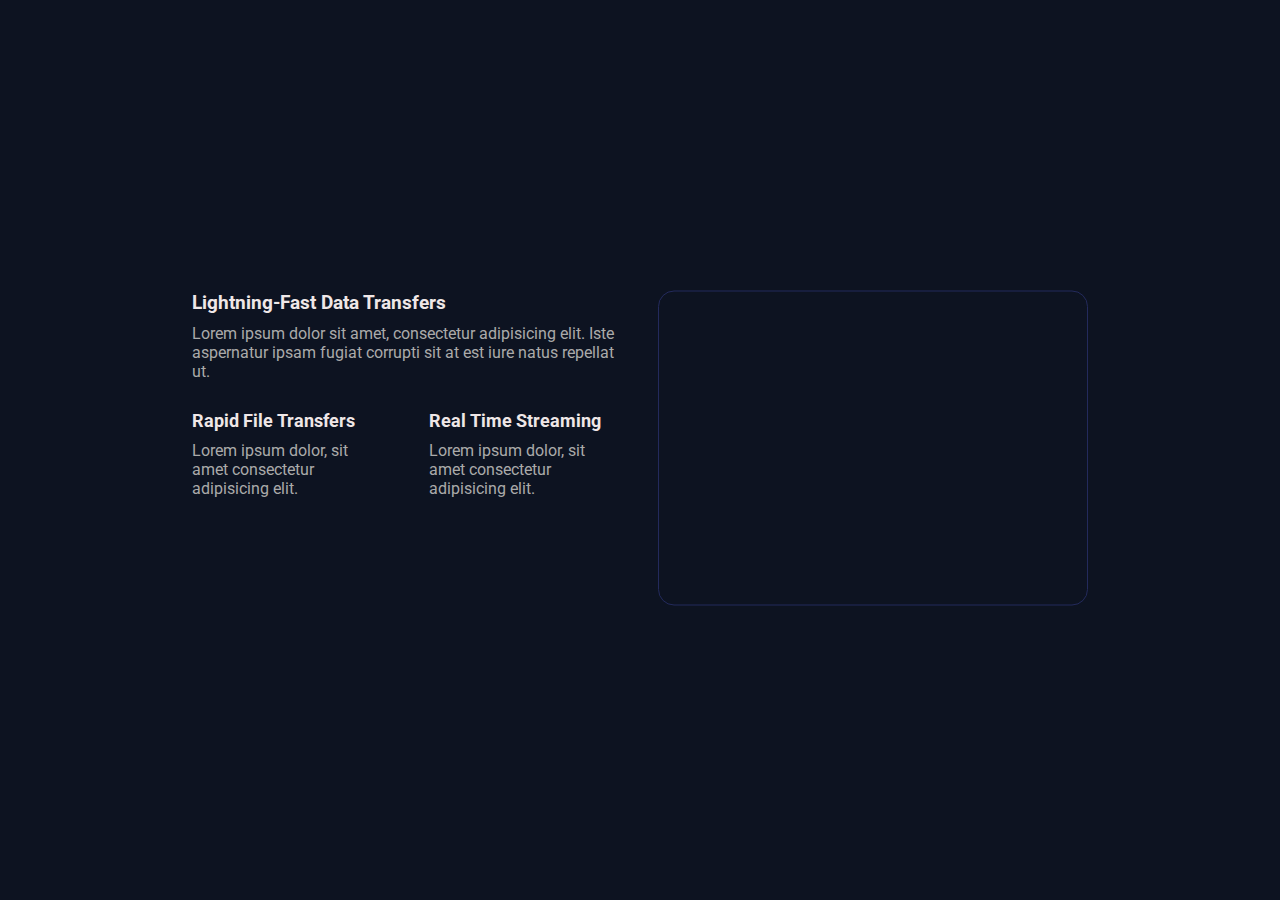
<file: ex.1/index.html>
<!DOCTYPE html>
<html lang="en">
<head>
    <meta charset="UTF-8">
    <meta name="viewport" content="width=device-width, initial-scale=1.0">
    <link rel="stylesheet" href="https://cdnjs.cloudflare.com/ajax/libs/font-awesome/6.6.0/css/all.min.css" integrity="sha512-Kc323vGBEqzTmouAECnVceyQqyqdsSiqLQISBL29aUW4U/M7pSPA/gEUZQqv1cwx4OnYxTxve5UMg5GT6L4JJg==" crossorigin="anonymous" referrerpolicy="no-referrer" />
    <link rel="stylesheet" href="style.css">
    <title>Document</title>
</head>
<body>
    <div class="main">
        <div class="content">
            <div class="left">
                <h4>Lightning-Fast Data Transfers</h4>
                <p>Lorem ipsum dolor sit amet, consectetur adipisicing elit. Iste aspernatur ipsam fugiat corrupti sit at est iure natus repellat ut.</p>
                <div class="inner-content">
                    <div class="right">
                        <i class="fa-regular fa-copy"></i>
                        <h5>Rapid File Transfers</h5>
                        <p>Lorem ipsum dolor, sit amet consectetur adipisicing elit.</p>
                    </div>
                    <div class="left">
                        <i class="fa-regular fa-clock"></i>
                        <h5>Real Time Streaming</h5>
                        <p>Lorem ipsum dolor, sit amet consectetur adipisicing elit.</p>
                    </div>
                </div>
            </div>
            <div class="right">
                <iframe width="560" height="315" src="https://www.youtube.com/embed/uWQ_8CtvzoY?si=3WCdAp92hSelvoX3" title="YouTube video player" frameborder="0" allow="accelerometer; autoplay; clipboard-write; encrypted-media; gyroscope; picture-in-picture; web-share" referrerpolicy="strict-origin-when-cross-origin" allowfullscreen></iframe>
            </div>

        </div>

    </div>
</body>
</html>
</file>
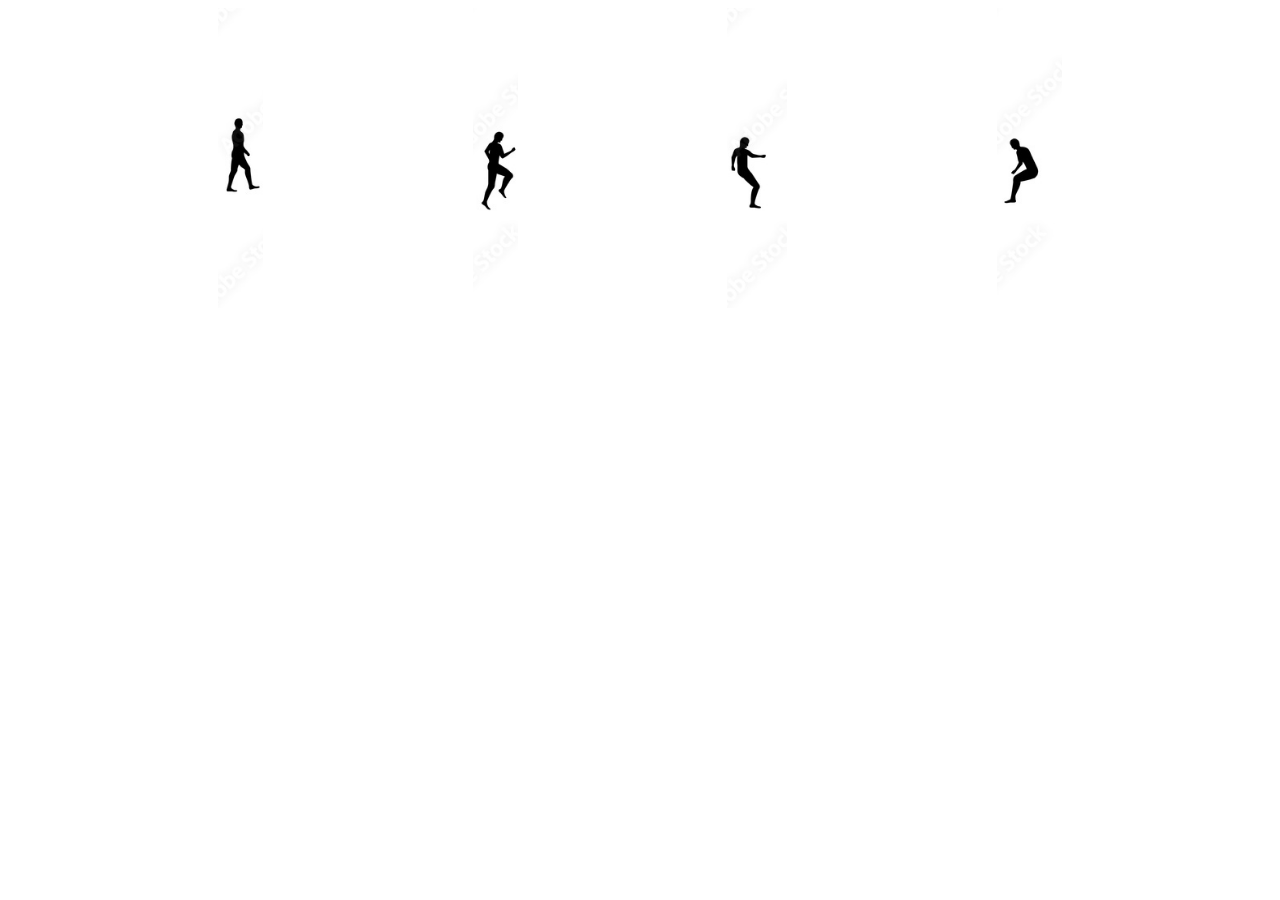
<file: ex.10/index.html>
<!DOCTYPE html>
<html lang="en">
<head>
    <meta charset="UTF-8">
    <meta name="viewport" content="width=device-width, initial-scale=1.0">
    <link rel="stylesheet" href="style.css">
    <title>Document</title>
</head>
<body>
    <div class="content">
        <div class="card">
        </div>
        <div class="card">
        </div>
        <div class="card">
        </div>
        <div class="card">
        </div>

    </div>
</body>
</html>
</file>
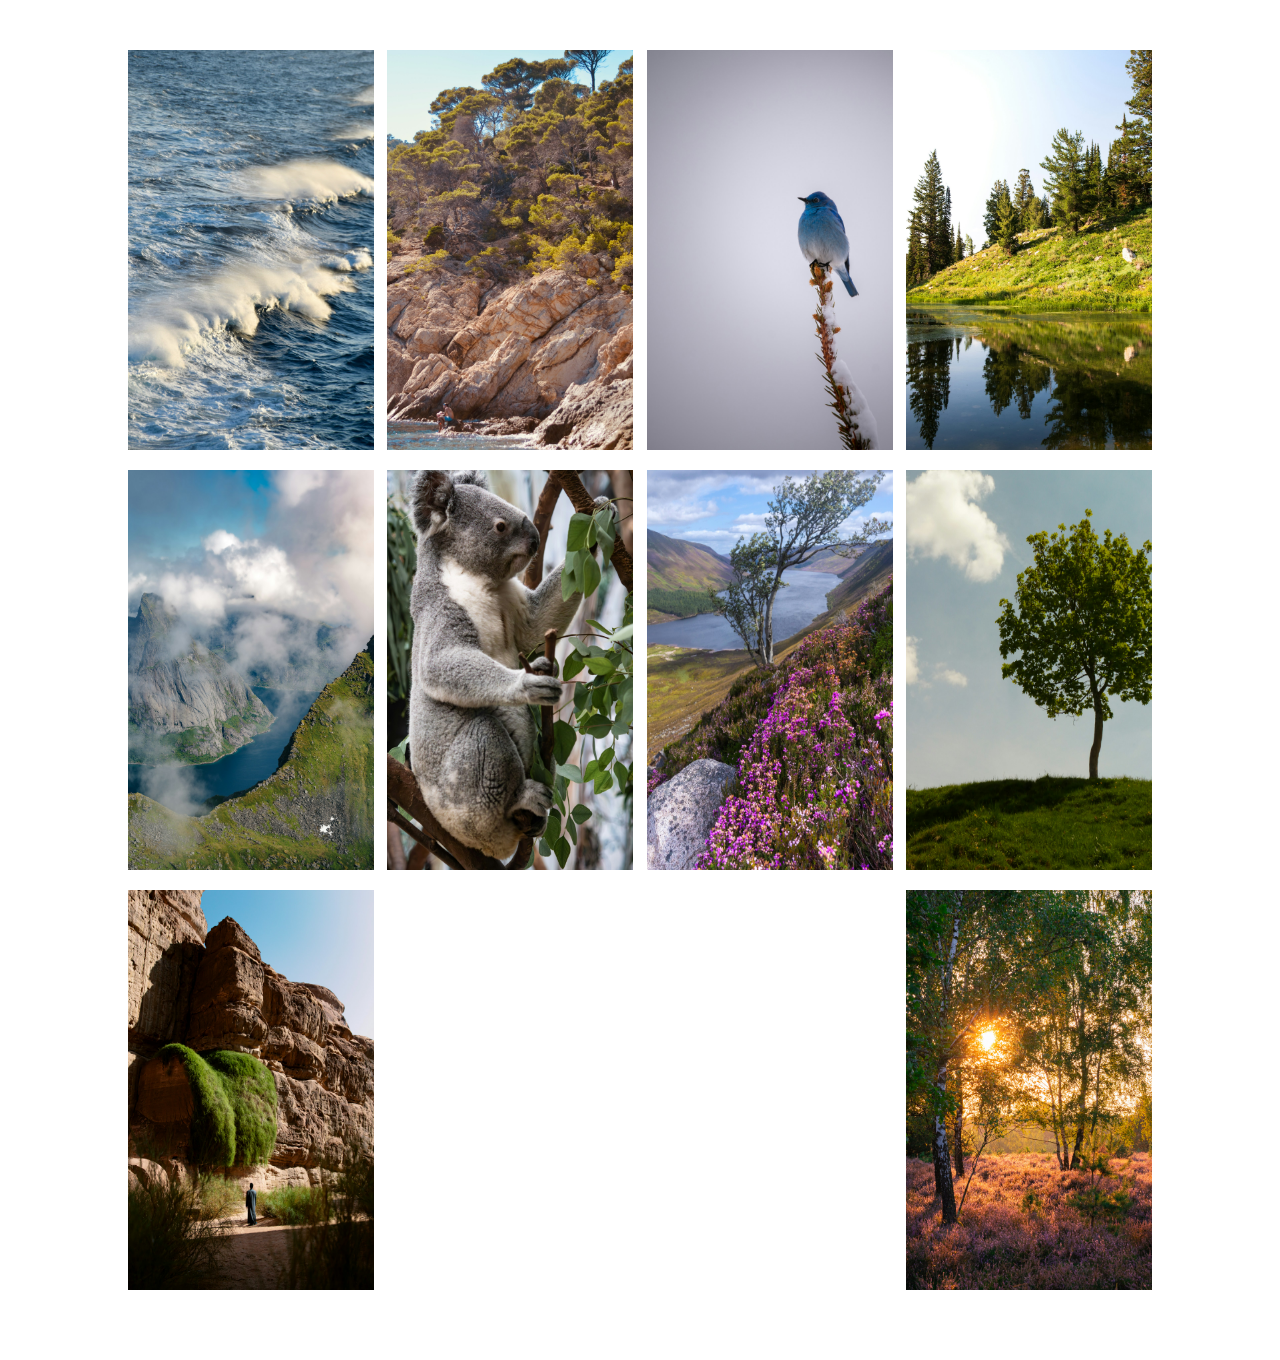
<file: ex.4/index.html>
<!DOCTYPE html>
<html lang="en">
<head>
    <meta charset="UTF-8">
    <meta name="viewport" content="width=device-width, initial-scale=1.0">
    <link rel="stylesheet" href="style.css">
    <title>Document</title>
</head>
<body>
    <section>
        <div class="container">
            <figure>
                <img src="./images/arno-senoner-MycGL11vASw-unsplash.jpg" alt="">
                <figcaption>
                    <div class="content">
                        <div class="head">
                            <small>7 DAY TRIP</small>
                            <h2>Grand Canyon,<br>United States</h2>
                            <p>Lorem ipsum dolor sit amet consectetur adipisicing elit. Porro, sunt!</p>
                        </div>
                        <div class="foot">
                            <div class="left">
                                <h4>FROM</h4>
                                <span>$1,200</span>
                            </div>
                            <div class="right">
                                <svg fill="#fff" height="20px" width="20px" version="1.1" id="Layer_1" xmlns="http://www.w3.org/2000/svg" xmlns:xlink="http://www.w3.org/1999/xlink" viewBox="0 0 330.00 330.00" xml:space="preserve" stroke="#fff"><g id="SVGRepo_bgCarrier" stroke-width="0"></g><g id="SVGRepo_tracerCarrier" stroke-linecap="round" stroke-linejoin="round"></g><g id="SVGRepo_iconCarrier"> <path id="XMLID_27_" d="M15,180h263.787l-49.394,49.394c-5.858,5.857-5.858,15.355,0,21.213C232.322,253.535,236.161,255,240,255 s7.678-1.465,10.606-4.394l75-75c5.858-5.857,5.858-15.355,0-21.213l-75-75c-5.857-5.857-15.355-5.857-21.213,0 c-5.858,5.857-5.858,15.355,0,21.213L278.787,150H15c-8.284,0-15,6.716-15,15S6.716,180,15,180z"></path> </g></svg>
                            </div>
                        </div>
                    </div>
                </figcaption>
            </figure>
            <figure>
                <img src="./images/caroline-hernandez-gMJVAp3q8EE-unsplash.jpg" alt="">
                <figcaption>
                    <div class="content">
                        <div class="head">
                            <small>7 DAY TRIP</small>
                            <h2>Grand Canyon,<br>United States</h2>
                            <p>Lorem ipsum dolor sit amet consectetur adipisicing elit. Porro, sunt!</p>
                        </div>
                        <div class="foot">
                            <div class="left">
                                <h4>FROM</h4>
                                <span>$1,200</span>
                            </div>
                            <div class="right">
                                <svg fill="#fff" height="20px" width="20px" version="1.1" id="Layer_1" xmlns="http://www.w3.org/2000/svg" xmlns:xlink="http://www.w3.org/1999/xlink" viewBox="0 0 330.00 330.00" xml:space="preserve" stroke="#fff"><g id="SVGRepo_bgCarrier" stroke-width="0"></g><g id="SVGRepo_tracerCarrier" stroke-linecap="round" stroke-linejoin="round"></g><g id="SVGRepo_iconCarrier"> <path id="XMLID_27_" d="M15,180h263.787l-49.394,49.394c-5.858,5.857-5.858,15.355,0,21.213C232.322,253.535,236.161,255,240,255 s7.678-1.465,10.606-4.394l75-75c5.858-5.857,5.858-15.355,0-21.213l-75-75c-5.857-5.857-15.355-5.857-21.213,0 c-5.858,5.857-5.858,15.355,0,21.213L278.787,150H15c-8.284,0-15,6.716-15,15S6.716,180,15,180z"></path> </g></svg>
                            </div>
                        </div>
                    </div>
                </figcaption>
            </figure>
            <figure>
                <img src="./images/clayton-chase-nwPxPBWY5JI-unsplash.jpg" alt="">
                <figcaption>
                    <div class="content">
                        <div class="head">
                            <small>7 DAY TRIP</small>
                            <h2>Grand Canyon,<br>United States</h2>
                            <p>Lorem ipsum dolor sit amet consectetur adipisicing elit. Porro, sunt!</p>
                        </div>
                        <div class="foot">
                            <div class="left">
                                <h4>FROM</h4>
                                <span>$1,200</span>
                            </div>
                            <div class="right">
                                <svg fill="#fff" height="20px" width="20px" version="1.1" id="Layer_1" xmlns="http://www.w3.org/2000/svg" xmlns:xlink="http://www.w3.org/1999/xlink" viewBox="0 0 330.00 330.00" xml:space="preserve" stroke="#fff"><g id="SVGRepo_bgCarrier" stroke-width="0"></g><g id="SVGRepo_tracerCarrier" stroke-linecap="round" stroke-linejoin="round"></g><g id="SVGRepo_iconCarrier"> <path id="XMLID_27_" d="M15,180h263.787l-49.394,49.394c-5.858,5.857-5.858,15.355,0,21.213C232.322,253.535,236.161,255,240,255 s7.678-1.465,10.606-4.394l75-75c5.858-5.857,5.858-15.355,0-21.213l-75-75c-5.857-5.857-15.355-5.857-21.213,0 c-5.858,5.857-5.858,15.355,0,21.213L278.787,150H15c-8.284,0-15,6.716-15,15S6.716,180,15,180z"></path> </g></svg>
                            </div>
                        </div>
                    </div>
                </figcaption>
            </figure>
            <figure>
                <img src="./images/clayton-chase-tgXUjLwa-WM-unsplash.jpg" alt="">
                <figcaption>
                    <div class="content">
                        <div class="head">
                            <small>7 DAY TRIP</small>
                            <h2>Grand Canyon,<br>United States</h2>
                            <p>Lorem ipsum dolor sit amet consectetur adipisicing elit. Porro, sunt!</p>
                        </div>
                        <div class="foot">
                            <div class="left">
                                <h4>FROM</h4>
                                <span>$1,200</span>
                            </div>
                            <div class="right">
                                <svg fill="#fff" height="20px" width="20px" version="1.1" id="Layer_1" xmlns="http://www.w3.org/2000/svg" xmlns:xlink="http://www.w3.org/1999/xlink" viewBox="0 0 330.00 330.00" xml:space="preserve" stroke="#fff"><g id="SVGRepo_bgCarrier" stroke-width="0"></g><g id="SVGRepo_tracerCarrier" stroke-linecap="round" stroke-linejoin="round"></g><g id="SVGRepo_iconCarrier"> <path id="XMLID_27_" d="M15,180h263.787l-49.394,49.394c-5.858,5.857-5.858,15.355,0,21.213C232.322,253.535,236.161,255,240,255 s7.678-1.465,10.606-4.394l75-75c5.858-5.857,5.858-15.355,0-21.213l-75-75c-5.857-5.857-15.355-5.857-21.213,0 c-5.858,5.857-5.858,15.355,0,21.213L278.787,150H15c-8.284,0-15,6.716-15,15S6.716,180,15,180z"></path> </g></svg>
                            </div>
                        </div>
                    </div>
                </figcaption>
            </figure>
            <figure>
                <img src="./images/daniel-sessler-1w-UaruSv9w-unsplash.jpg" alt="">
                <figcaption>
                    <div class="content">
                        <div class="head">
                            <small>7 DAY TRIP</small>
                            <h2>Grand Canyon,<br>United States</h2>
                            <p>Lorem ipsum dolor sit amet consectetur adipisicing elit. Porro, sunt!</p>
                        </div>
                        <div class="foot">
                            <div class="left">
                                <h4>FROM</h4>
                                <span>$1,200</span>
                            </div>
                            <div class="right">
                                <svg fill="#fff" height="20px" width="20px" version="1.1" id="Layer_1" xmlns="http://www.w3.org/2000/svg" xmlns:xlink="http://www.w3.org/1999/xlink" viewBox="0 0 330.00 330.00" xml:space="preserve" stroke="#fff"><g id="SVGRepo_bgCarrier" stroke-width="0"></g><g id="SVGRepo_tracerCarrier" stroke-linecap="round" stroke-linejoin="round"></g><g id="SVGRepo_iconCarrier"> <path id="XMLID_27_" d="M15,180h263.787l-49.394,49.394c-5.858,5.857-5.858,15.355,0,21.213C232.322,253.535,236.161,255,240,255 s7.678-1.465,10.606-4.394l75-75c5.858-5.857,5.858-15.355,0-21.213l-75-75c-5.857-5.857-15.355-5.857-21.213,0 c-5.858,5.857-5.858,15.355,0,21.213L278.787,150H15c-8.284,0-15,6.716-15,15S6.716,180,15,180z"></path> </g></svg>
                            </div>
                        </div>
                    </div>
                </figcaption>
            </figure>
            <figure>
                <img src="./images/kenny-van-roosbroek-vTg8zvppJsc-unsplash.jpg" alt="">
                <figcaption>
                    <div class="content">
                        <div class="head">
                            <small>7 DAY TRIP</small>
                            <h2>Grand Canyon,<br>United States</h2>
                            <p>Lorem ipsum dolor sit amet consectetur adipisicing elit. Porro, sunt!</p>
                        </div>
                        <div class="foot">
                            <div class="left">
                                <h4>FROM</h4>
                                <span>$1,200</span>
                            </div>
                            <div class="right">
                                <svg fill="#fff" height="20px" width="20px" version="1.1" id="Layer_1" xmlns="http://www.w3.org/2000/svg" xmlns:xlink="http://www.w3.org/1999/xlink" viewBox="0 0 330.00 330.00" xml:space="preserve" stroke="#fff"><g id="SVGRepo_bgCarrier" stroke-width="0"></g><g id="SVGRepo_tracerCarrier" stroke-linecap="round" stroke-linejoin="round"></g><g id="SVGRepo_iconCarrier"> <path id="XMLID_27_" d="M15,180h263.787l-49.394,49.394c-5.858,5.857-5.858,15.355,0,21.213C232.322,253.535,236.161,255,240,255 s7.678-1.465,10.606-4.394l75-75c5.858-5.857,5.858-15.355,0-21.213l-75-75c-5.857-5.857-15.355-5.857-21.213,0 c-5.858,5.857-5.858,15.355,0,21.213L278.787,150H15c-8.284,0-15,6.716-15,15S6.716,180,15,180z"></path> </g></svg>
                            </div>
                        </div>
                    </div>
                </figcaption>
            </figure>
            <figure>
                <img src="./images/martin-bennie-C8BA5w2vNcQ-unsplash.jpg" alt="">
                <figcaption>
                    <div class="content">
                        <div class="head">
                            <small>7 DAY TRIP</small>
                            <h2>Grand Canyon,<br>United States</h2>
                            <p>Lorem ipsum dolor sit amet consectetur adipisicing elit. Porro, sunt!</p>
                        </div>
                        <div class="foot">
                            <div class="left">
                                <h4>FROM</h4>
                                <span>$1,200</span>
                            </div>
                            <div class="right">
                                <svg fill="#fff" height="20px" width="20px" version="1.1" id="Layer_1" xmlns="http://www.w3.org/2000/svg" xmlns:xlink="http://www.w3.org/1999/xlink" viewBox="0 0 330.00 330.00" xml:space="preserve" stroke="#fff"><g id="SVGRepo_bgCarrier" stroke-width="0"></g><g id="SVGRepo_tracerCarrier" stroke-linecap="round" stroke-linejoin="round"></g><g id="SVGRepo_iconCarrier"> <path id="XMLID_27_" d="M15,180h263.787l-49.394,49.394c-5.858,5.857-5.858,15.355,0,21.213C232.322,253.535,236.161,255,240,255 s7.678-1.465,10.606-4.394l75-75c5.858-5.857,5.858-15.355,0-21.213l-75-75c-5.857-5.857-15.355-5.857-21.213,0 c-5.858,5.857-5.858,15.355,0,21.213L278.787,150H15c-8.284,0-15,6.716-15,15S6.716,180,15,180z"></path> </g></svg>
                            </div>
                        </div>
                    </div>
                </figcaption>
            </figure>
            <figure>
                <img src="./images/nadine-eggenberger-a37Utnfpwq0-unsplash.jpg" alt="">
                <figcaption>
                    <div class="content">
                        <div class="head">
                            <small>7 DAY TRIP</small>
                            <h2>Grand Canyon,<br>United States</h2>
                            <p>Lorem ipsum dolor sit amet consectetur adipisicing elit. Porro, sunt!</p>
                        </div>
                        <div class="foot">
                            <div class="left">
                                <h4>FROM</h4>
                                <span>$1,200</span>
                            </div>
                            <div class="right">
                                <svg fill="#fff" height="20px" width="20px" version="1.1" id="Layer_1" xmlns="http://www.w3.org/2000/svg" xmlns:xlink="http://www.w3.org/1999/xlink" viewBox="0 0 330.00 330.00" xml:space="preserve" stroke="#fff"><g id="SVGRepo_bgCarrier" stroke-width="0"></g><g id="SVGRepo_tracerCarrier" stroke-linecap="round" stroke-linejoin="round"></g><g id="SVGRepo_iconCarrier"> <path id="XMLID_27_" d="M15,180h263.787l-49.394,49.394c-5.858,5.857-5.858,15.355,0,21.213C232.322,253.535,236.161,255,240,255 s7.678-1.465,10.606-4.394l75-75c5.858-5.857,5.858-15.355,0-21.213l-75-75c-5.857-5.857-15.355-5.857-21.213,0 c-5.858,5.857-5.858,15.355,0,21.213L278.787,150H15c-8.284,0-15,6.716-15,15S6.716,180,15,180z"></path> </g></svg>
                            </div>
                        </div>
                    </div>
                </figcaption>
            </figure>
            <figure>
                <img src="./images/neom-I7NOiVT6jq0-unsplash.jpg" alt="">
                <figcaption>                    
                    <div class="content">
                        <div class="head">
                            <small>7 DAY TRIP</small>
                            <h2>Grand Canyon,<br>United States</h2>
                            <p>Lorem ipsum dolor sit amet consectetur adipisicing elit. Porro, sunt!</p>
                        </div>
                        <div class="foot">
                            <div class="left">
                                <h4>FROM</h4>
                                <span>$1,200</span>
                            </div>
                            <div class="right">
                                <svg fill="#fff" height="20px" width="20px" version="1.1" id="Layer_1" xmlns="http://www.w3.org/2000/svg" xmlns:xlink="http://www.w3.org/1999/xlink" viewBox="0 0 330.00 330.00" xml:space="preserve" stroke="#fff"><g id="SVGRepo_bgCarrier" stroke-width="0"></g><g id="SVGRepo_tracerCarrier" stroke-linecap="round" stroke-linejoin="round"></g><g id="SVGRepo_iconCarrier"> <path id="XMLID_27_" d="M15,180h263.787l-49.394,49.394c-5.858,5.857-5.858,15.355,0,21.213C232.322,253.535,236.161,255,240,255 s7.678-1.465,10.606-4.394l75-75c5.858-5.857,5.858-15.355,0-21.213l-75-75c-5.857-5.857-15.355-5.857-21.213,0 c-5.858,5.857-5.858,15.355,0,21.213L278.787,150H15c-8.284,0-15,6.716-15,15S6.716,180,15,180z"></path> </g></svg>
                            </div>
                        </div>
                </div>
                </figcaption>
            </figure>
            <figure>
                <img src="./images/philipp-deus-aMmL7_Wwp88-unsplash.jpg" alt="">
                <figcaption>
                    <div class="content">
                        <div class="head">
                            <small>7 DAY TRIP</small>
                            <h2>Grand Canyon,<br>United States</h2>
                            <p>Lorem ipsum dolor sit amet consectetur adipisicing elit. Porro, sunt!</p>
                        </div>
                        <div class="foot">
                            <div class="left">
                                <h4>FROM</h4>
                                <span>$1,200</span>
                            </div>
                            <div class="right">
                                <svg fill="#fff" height="20px" width="20px" version="1.1" id="Layer_1" xmlns="http://www.w3.org/2000/svg" xmlns:xlink="http://www.w3.org/1999/xlink" viewBox="0 0 330.00 330.00" xml:space="preserve" stroke="#fff"><g id="SVGRepo_bgCarrier" stroke-width="0"></g><g id="SVGRepo_tracerCarrier" stroke-linecap="round" stroke-linejoin="round"></g><g id="SVGRepo_iconCarrier"> <path id="XMLID_27_" d="M15,180h263.787l-49.394,49.394c-5.858,5.857-5.858,15.355,0,21.213C232.322,253.535,236.161,255,240,255 s7.678-1.465,10.606-4.394l75-75c5.858-5.857,5.858-15.355,0-21.213l-75-75c-5.857-5.857-15.355-5.857-21.213,0 c-5.858,5.857-5.858,15.355,0,21.213L278.787,150H15c-8.284,0-15,6.716-15,15S6.716,180,15,180z"></path> </g></svg>
                            </div>
                        </div>
                    </div>
                </figcaption>
            </figure>
        </div>
    </section>
</body>
</html>
</file>
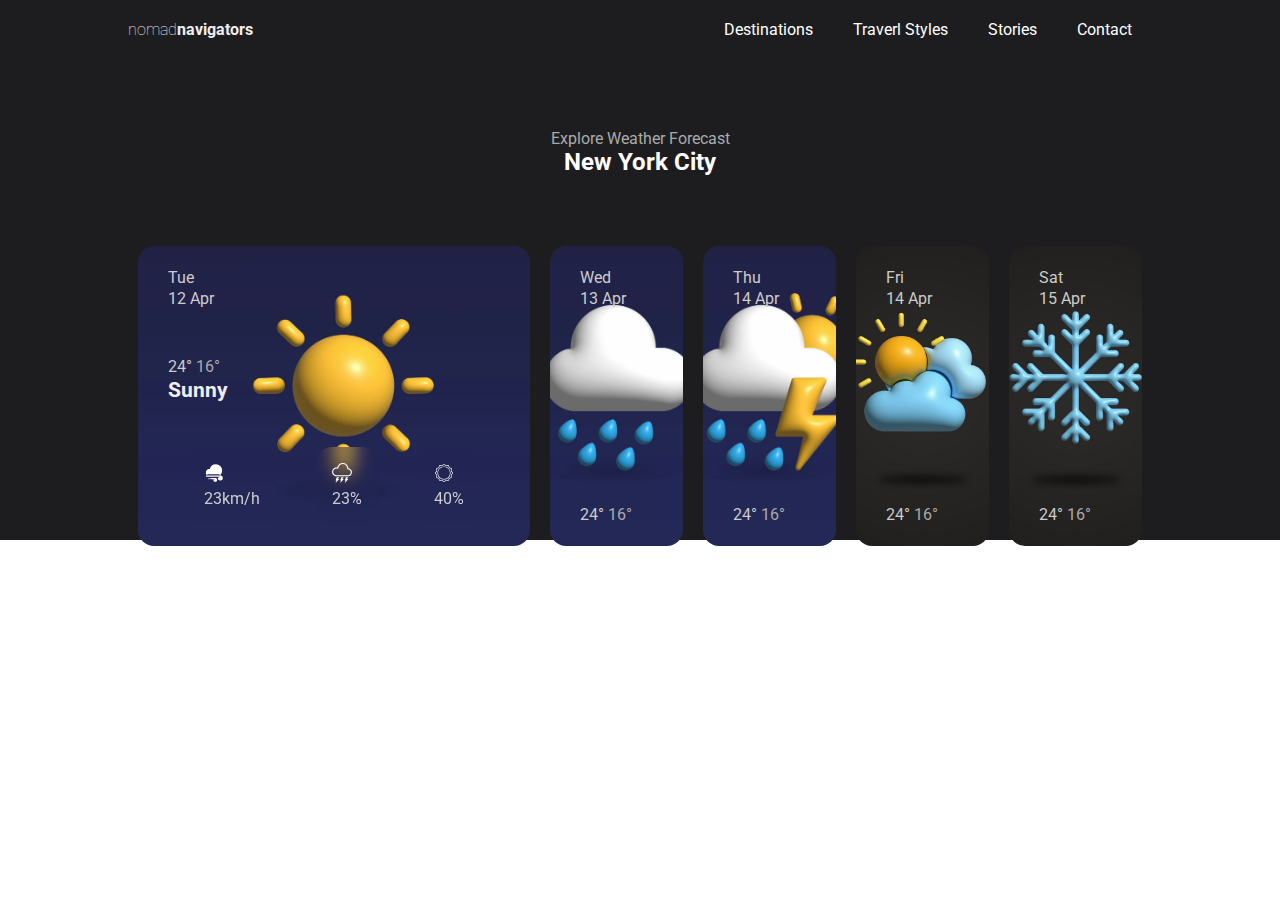
<file: ex.5/index.html>
<!DOCTYPE html>
<html lang="en">
<head>
    <meta charset="UTF-8">
    <meta name="viewport" content="width=device-width, initial-scale=1.0">
    <link rel="stylesheet" href="style.css">
    <title>Document</title>
</head>
<body>

    <section>
        <div class="container">

            <div class="navbar">
                <div class="logo">nomad<span>navigators</span></div>
                <nav>
                    <ul>
                        <li><a href="#">Destinations</a></li>
                        <li><a href="#">Traverl Styles</a></li>
                        <li><a href="#">Stories</a></li>
                        <li><a href="#">Contact</a></li>
                    </ul>
                </nav>
            </div>
            <div class="content">
                <p>Explore Weather Forecast</p>
                <h2>New York City</h2>
            </div>
            <div class="weather">
                <ul>
                    <li class="w-content active">
                        <div class="head">
                                <p>Tue</p>
                                <p>12 Apr</p>
                        </div>
                        <div class="foot">
                            <p>24&deg;<span> 16&deg;</span></p>
                            <div class="active-div">
                                Sunny
                            </div>
                        </div>
                        <div class="active-content">
                            <ul>
                                <li>
                                    <svg version="1.1" id="Icons" xmlns="http://www.w3.org/2000/svg" xmlns:xlink="http://www.w3.org/1999/xlink" viewBox="0 0 32 32" xml:space="preserve" fill="#ffffff" stroke="#ffffff"><g id="SVGRepo_bgCarrier" stroke-width="0"></g><g id="SVGRepo_tracerCarrier" stroke-linecap="round" stroke-linejoin="round"></g><g id="SVGRepo_iconCarrier"> <style type="text/css"> .st0{fill:none;stroke:#fff;stroke-width:2;stroke-linecap:round;stroke-linejoin:round;stroke-miterlimit:10;} .st1{fill:none;stroke:#fff;stroke-width:2;stroke-linejoin:round;stroke-miterlimit:10;} </style> <line class="st0" x1="4" y1="21" x2="26" y2="21"></line> <path class="st0" d="M25.69,18c1.43-1.59,2.31-3.69,2.31-6c0-4.97-4.03-9-9-9c-4.28,0-7.86,2.99-8.77,7H9.5C6.48,10,4,12.47,4,15.5 c0,0.9,0.23,1.75,0.62,2.5"></path> <path class="st0" d="M26,21c1.66,0,3,1.34,3,3s-1.34,3-3,3s-3-1.34-3-3"></path> <path class="st0" d="M18,25c1.1,0,2,0.9,2,2s-0.9,2-2,2s-2-0.9-2-2"></path> <line class="st0" x1="8" y1="25" x2="8" y2="25"></line> <line class="st0" x1="11" y1="25" x2="18" y2="25"></line> </g></svg>
                                    <p>23km/h</p>
                                </li>
                                <li>
                                    <svg height="200px" width="200px" version="1.1" id="_x32_" xmlns="http://www.w3.org/2000/svg" xmlns:xlink="http://www.w3.org/1999/xlink" viewBox="0 0 512 512" xml:space="preserve" fill="#000000"><g id="SVGRepo_bgCarrier" stroke-width="0"></g><g id="SVGRepo_tracerCarrier" stroke-linecap="round" stroke-linejoin="round"></g><g id="SVGRepo_iconCarrier"> <style type="text/css"> .st0{fill:#fff;} </style> <g> <polygon class="st0" points="179.61,363.791 122.331,363.791 93.893,444.881 117.328,444.881 91.995,512 183.975,410.731 146.352,410.731 "></polygon> <polygon class="st0" points="296.765,363.791 239.487,363.791 211.049,444.881 234.483,444.881 209.15,512 301.13,410.731 263.507,410.731 "></polygon> <polygon class="st0" points="413.916,363.791 356.651,363.791 328.213,444.881 351.639,444.881 326.315,512 418.29,410.731 380.672,410.731 "></polygon> <path class="st0" d="M479.505,164.986c-15.745-15.763-36.704-26.382-59.982-29.33c-2.029-36.443-17.486-69.386-41.686-93.564 C351.875,16.104,315.862-0.009,276.218,0c-37.133-0.009-71.1,14.136-96.581,37.282c-21.908,19.883-37.611,46.528-43.97,76.601 c-6.154-1.023-12.457-1.6-18.89-1.6c-31.588-0.017-60.297,12.832-80.984,33.538C15.095,166.5,2.237,195.218,2.245,226.806 c-0.008,31.578,12.85,60.305,33.547,80.984c20.687,20.705,49.397,33.546,80.984,33.538h289.687 c28.482,0.009,54.392-11.581,73.042-30.249c18.668-18.658,30.266-44.56,30.25-73.042 C509.772,209.546,498.173,183.636,479.505,164.986z M460.454,292.018c-13.874,13.839-32.874,22.359-53.99,22.368H116.777 c-24.222-0.009-46.039-9.78-61.924-25.656c-15.877-15.895-25.648-37.694-25.657-61.924c0.009-24.231,9.78-46.039,25.657-61.933 c15.885-15.868,37.702-25.648,61.924-25.648c9.044,0,17.722,1.365,25.901,3.893l15.711,4.855l1.679-16.349 c3.018-29.392,16.935-55.547,37.684-74.389c20.776-18.842,48.216-30.284,78.466-30.292c32.278,0.008,61.39,13.051,82.568,34.202 c21.151,21.169,34.19,50.281,34.207,82.577c0,1.137-0.053,2.467-0.105,4.015l-0.525,14.495l14.224-0.543 c21.063,0.044,40.02,8.538,53.867,22.359c13.838,13.856,22.341,32.856,22.358,53.99 C482.794,259.162,474.292,278.162,460.454,292.018z"></path> </g> </g></svg>
                                    <p>23%</p>
                                </li>
                                <li>
                                    <svg fill="#ffffff" viewBox="0 0 64 64" version="1.1" xml:space="preserve" xmlns="http://www.w3.org/2000/svg" xmlns:xlink="http://www.w3.org/1999/xlink"><g id="SVGRepo_bgCarrier" stroke-width="0"></g><g id="SVGRepo_tracerCarrier" stroke-linecap="round" stroke-linejoin="round"></g><g id="SVGRepo_iconCarrier"> <g id="cloudy_sunny"></g> <g id="bright"></g> <g id="cloudy"></g> <g id="high_rainfall"></g> <g id="windy"></g> <g id="rain_with_thunder"></g> <g id="clear_night"></g> <g id="cloudy_night"></g> <g id="moon"> <g> <path d="M32,11c-11.6,0-21,9.4-21,21s9.4,21,21,21s21-9.4,21-21S43.6,11,32,11z M32,51c-10.5,0-19-8.5-19-19s8.5-19,19-19 s19,8.5,19,19S42.5,51,32,51z"></path> <path d="M58.1,27.8c-0.9-0.7-1.9-1.6-2.1-2.3c-0.2-0.7,0.2-1.9,0.7-3.1c0.6-1.7,1.3-3.5,0.4-4.9c-0.8-1.5-2.7-1.8-4.5-2.1 c-1.2-0.2-2.5-0.4-3-1c-0.5-0.5-0.8-1.8-1-3c-0.3-1.8-0.7-3.7-2.1-4.5c-1.4-0.8-3.2-0.2-4.9,0.4c-1.2,0.4-2.4,0.9-3.1,0.7 c-0.7-0.2-1.5-1.2-2.3-2.1C35,4.5,33.7,3,32,3s-3,1.5-4.2,2.9c-0.7,0.9-1.6,1.9-2.3,2.1c-0.7,0.2-1.9-0.2-3.1-0.7 c-1.7-0.6-3.5-1.3-4.9-0.4c-1.5,0.8-1.8,2.7-2.1,4.5c-0.2,1.2-0.4,2.5-1,3c-0.5,0.5-1.8,0.7-3,1c-1.8,0.3-3.7,0.7-4.5,2.1 c-0.8,1.4-0.2,3.2,0.4,4.9c0.4,1.2,0.9,2.4,0.7,3.1c-0.2,0.7-1.2,1.5-2.1,2.3C4.5,29,3,30.3,3,32s1.5,3,2.9,4.2 c0.9,0.7,1.9,1.6,2.1,2.3c0.2,0.7-0.2,1.9-0.7,3.1c-0.6,1.7-1.3,3.5-0.4,4.9c0.8,1.5,2.7,1.8,4.5,2.1c1.2,0.2,2.5,0.4,3,1 c0.5,0.5,0.8,1.8,1,3c0.3,1.8,0.7,3.7,2.1,4.5c1.4,0.8,3.2,0.2,4.9-0.4c1.2-0.4,2.4-0.9,3.1-0.7c0.7,0.2,1.5,1.2,2.3,2.1 C29,59.5,30.3,61,32,61s3-1.5,4.2-2.9c0.7-0.9,1.6-1.9,2.3-2.1c0.7-0.2,1.9,0.2,3.1,0.7c1.7,0.6,3.5,1.3,4.9,0.4 c1.5-0.8,1.8-2.7,2.1-4.5c0.2-1.2,0.4-2.5,1-3c0.5-0.5,1.8-0.7,3-1c1.8-0.3,3.7-0.7,4.5-2.1c0.8-1.4,0.2-3.2-0.4-4.9 c-0.4-1.2-0.9-2.4-0.7-3.1c0.2-0.7,1.2-1.5,2.1-2.3C59.5,35,61,33.7,61,32S59.5,29,58.1,27.8z M56.8,34.6c-1.2,1-2.4,2-2.7,3.3 c-0.4,1.3,0.2,2.9,0.7,4.3c0.4,1.2,1,2.6,0.6,3.3c-0.4,0.7-1.9,0.9-3.2,1.1c-1.5,0.3-3.1,0.5-4.1,1.5c-1,1-1.2,2.5-1.5,4.1 c-0.2,1.3-0.5,2.8-1.1,3.2c-0.6,0.4-2-0.1-3.3-0.6c-1.5-0.5-3-1.1-4.3-0.7c-1.3,0.3-2.3,1.6-3.3,2.7c-0.9,1-1.8,2.2-2.6,2.2 s-1.8-1.2-2.6-2.2c-1-1.2-2-2.4-3.3-2.7C25.8,54,25.5,54,25.2,54c-1.1,0-2.3,0.4-3.4,0.8c-1.2,0.4-2.6,1-3.3,0.6 c-0.7-0.4-0.9-1.9-1.1-3.2c-0.3-1.5-0.5-3.1-1.5-4.1s-2.5-1.2-4.1-1.5c-1.3-0.2-2.8-0.5-3.2-1.1c-0.4-0.6,0.1-2,0.6-3.3 c0.5-1.5,1.1-3,0.7-4.3c-0.3-1.3-1.6-2.3-2.7-3.3C6.2,33.8,5,32.8,5,32s1.2-1.8,2.2-2.6c1.2-1,2.4-2,2.7-3.3 c0.4-1.3-0.2-2.9-0.7-4.3c-0.4-1.2-1-2.6-0.6-3.3c0.4-0.7,1.9-0.9,3.2-1.1c1.5-0.3,3.1-0.5,4.1-1.5c1-1,1.2-2.5,1.5-4.1 c0.2-1.3,0.5-2.8,1.1-3.2c0.6-0.4,2,0.1,3.3,0.6c1.5,0.5,3,1.1,4.3,0.7c1.3-0.3,2.3-1.6,3.3-2.7C30.2,6.2,31.2,5,32,5 s1.8,1.2,2.6,2.2c1,1.2,2,2.4,3.3,2.7c1.3,0.4,2.9-0.2,4.3-0.7c1.2-0.4,2.6-1,3.3-0.6c0.7,0.4,0.9,1.9,1.1,3.2 c0.3,1.5,0.5,3.1,1.5,4.1s2.5,1.2,4.1,1.5c1.3,0.2,2.8,0.5,3.2,1.1c0.4,0.6-0.1,2-0.6,3.3c-0.5,1.5-1.1,3-0.7,4.3 c0.3,1.3,1.6,2.3,2.7,3.3c1,0.9,2.2,1.8,2.2,2.6S57.8,33.8,56.8,34.6z"></path> </g> </g> <g id="sun"></g> <g id="rainy_night"></g> <g id="windy_night"></g> <g id="night_rain_thunder"></g> <g id="windy_rain"></g> <g id="temperature"></g> <g id="humidity"></g> <g id="air_pressure"></g> <g id="low_rainfall"></g> <g id="moderate_rainfall"></g> <g id="Sunset"></g> </g></svg>
                                    <p>40%</p>
                                </li>
                            </ul>
                        </div>
                    </li>
                    <li class="w-content">
                        <div class="head">
                                <p>Wed</p>
                                <p>13 Apr</p>
                        </div>
                        <div class="foot">
                            <p>24&deg;<span> 16&deg;</span></p>
                            <div class="active-div">
                                Cloudy
                            </div>
                        </div>
                        <div class="active-content">
                            <ul>
                                <li>
                                    <svg version="1.1" id="Icons" xmlns="http://www.w3.org/2000/svg" xmlns:xlink="http://www.w3.org/1999/xlink" viewBox="0 0 32 32" xml:space="preserve" fill="#ffffff" stroke="#ffffff"><g id="SVGRepo_bgCarrier" stroke-width="0"></g><g id="SVGRepo_tracerCarrier" stroke-linecap="round" stroke-linejoin="round"></g><g id="SVGRepo_iconCarrier"> <style type="text/css"> .st0{fill:none;stroke:#fff;stroke-width:2;stroke-linecap:round;stroke-linejoin:round;stroke-miterlimit:10;} .st1{fill:none;stroke:#fff;stroke-width:2;stroke-linejoin:round;stroke-miterlimit:10;} </style> <line class="st0" x1="4" y1="21" x2="26" y2="21"></line> <path class="st0" d="M25.69,18c1.43-1.59,2.31-3.69,2.31-6c0-4.97-4.03-9-9-9c-4.28,0-7.86,2.99-8.77,7H9.5C6.48,10,4,12.47,4,15.5 c0,0.9,0.23,1.75,0.62,2.5"></path> <path class="st0" d="M26,21c1.66,0,3,1.34,3,3s-1.34,3-3,3s-3-1.34-3-3"></path> <path class="st0" d="M18,25c1.1,0,2,0.9,2,2s-0.9,2-2,2s-2-0.9-2-2"></path> <line class="st0" x1="8" y1="25" x2="8" y2="25"></line> <line class="st0" x1="11" y1="25" x2="18" y2="25"></line> </g></svg>
                                    <p>26km/h</p>
                                </li>
                                <li>
                                    <svg height="200px" width="200px" version="1.1" id="_x32_" xmlns="http://www.w3.org/2000/svg" xmlns:xlink="http://www.w3.org/1999/xlink" viewBox="0 0 512 512" xml:space="preserve" fill="#000000"><g id="SVGRepo_bgCarrier" stroke-width="0"></g><g id="SVGRepo_tracerCarrier" stroke-linecap="round" stroke-linejoin="round"></g><g id="SVGRepo_iconCarrier"> <style type="text/css"> .st0{fill:#fff;} </style> <g> <polygon class="st0" points="179.61,363.791 122.331,363.791 93.893,444.881 117.328,444.881 91.995,512 183.975,410.731 146.352,410.731 "></polygon> <polygon class="st0" points="296.765,363.791 239.487,363.791 211.049,444.881 234.483,444.881 209.15,512 301.13,410.731 263.507,410.731 "></polygon> <polygon class="st0" points="413.916,363.791 356.651,363.791 328.213,444.881 351.639,444.881 326.315,512 418.29,410.731 380.672,410.731 "></polygon> <path class="st0" d="M479.505,164.986c-15.745-15.763-36.704-26.382-59.982-29.33c-2.029-36.443-17.486-69.386-41.686-93.564 C351.875,16.104,315.862-0.009,276.218,0c-37.133-0.009-71.1,14.136-96.581,37.282c-21.908,19.883-37.611,46.528-43.97,76.601 c-6.154-1.023-12.457-1.6-18.89-1.6c-31.588-0.017-60.297,12.832-80.984,33.538C15.095,166.5,2.237,195.218,2.245,226.806 c-0.008,31.578,12.85,60.305,33.547,80.984c20.687,20.705,49.397,33.546,80.984,33.538h289.687 c28.482,0.009,54.392-11.581,73.042-30.249c18.668-18.658,30.266-44.56,30.25-73.042 C509.772,209.546,498.173,183.636,479.505,164.986z M460.454,292.018c-13.874,13.839-32.874,22.359-53.99,22.368H116.777 c-24.222-0.009-46.039-9.78-61.924-25.656c-15.877-15.895-25.648-37.694-25.657-61.924c0.009-24.231,9.78-46.039,25.657-61.933 c15.885-15.868,37.702-25.648,61.924-25.648c9.044,0,17.722,1.365,25.901,3.893l15.711,4.855l1.679-16.349 c3.018-29.392,16.935-55.547,37.684-74.389c20.776-18.842,48.216-30.284,78.466-30.292c32.278,0.008,61.39,13.051,82.568,34.202 c21.151,21.169,34.19,50.281,34.207,82.577c0,1.137-0.053,2.467-0.105,4.015l-0.525,14.495l14.224-0.543 c21.063,0.044,40.02,8.538,53.867,22.359c13.838,13.856,22.341,32.856,22.358,53.99 C482.794,259.162,474.292,278.162,460.454,292.018z"></path> </g> </g></svg>
                                    <p>40%</p>
                                </li>
                                <li>
                                    <svg fill="#ffffff" viewBox="0 0 64 64" version="1.1" xml:space="preserve" xmlns="http://www.w3.org/2000/svg" xmlns:xlink="http://www.w3.org/1999/xlink"><g id="SVGRepo_bgCarrier" stroke-width="0"></g><g id="SVGRepo_tracerCarrier" stroke-linecap="round" stroke-linejoin="round"></g><g id="SVGRepo_iconCarrier"> <g id="cloudy_sunny"></g> <g id="bright"></g> <g id="cloudy"></g> <g id="high_rainfall"></g> <g id="windy"></g> <g id="rain_with_thunder"></g> <g id="clear_night"></g> <g id="cloudy_night"></g> <g id="moon"> <g> <path d="M32,11c-11.6,0-21,9.4-21,21s9.4,21,21,21s21-9.4,21-21S43.6,11,32,11z M32,51c-10.5,0-19-8.5-19-19s8.5-19,19-19 s19,8.5,19,19S42.5,51,32,51z"></path> <path d="M58.1,27.8c-0.9-0.7-1.9-1.6-2.1-2.3c-0.2-0.7,0.2-1.9,0.7-3.1c0.6-1.7,1.3-3.5,0.4-4.9c-0.8-1.5-2.7-1.8-4.5-2.1 c-1.2-0.2-2.5-0.4-3-1c-0.5-0.5-0.8-1.8-1-3c-0.3-1.8-0.7-3.7-2.1-4.5c-1.4-0.8-3.2-0.2-4.9,0.4c-1.2,0.4-2.4,0.9-3.1,0.7 c-0.7-0.2-1.5-1.2-2.3-2.1C35,4.5,33.7,3,32,3s-3,1.5-4.2,2.9c-0.7,0.9-1.6,1.9-2.3,2.1c-0.7,0.2-1.9-0.2-3.1-0.7 c-1.7-0.6-3.5-1.3-4.9-0.4c-1.5,0.8-1.8,2.7-2.1,4.5c-0.2,1.2-0.4,2.5-1,3c-0.5,0.5-1.8,0.7-3,1c-1.8,0.3-3.7,0.7-4.5,2.1 c-0.8,1.4-0.2,3.2,0.4,4.9c0.4,1.2,0.9,2.4,0.7,3.1c-0.2,0.7-1.2,1.5-2.1,2.3C4.5,29,3,30.3,3,32s1.5,3,2.9,4.2 c0.9,0.7,1.9,1.6,2.1,2.3c0.2,0.7-0.2,1.9-0.7,3.1c-0.6,1.7-1.3,3.5-0.4,4.9c0.8,1.5,2.7,1.8,4.5,2.1c1.2,0.2,2.5,0.4,3,1 c0.5,0.5,0.8,1.8,1,3c0.3,1.8,0.7,3.7,2.1,4.5c1.4,0.8,3.2,0.2,4.9-0.4c1.2-0.4,2.4-0.9,3.1-0.7c0.7,0.2,1.5,1.2,2.3,2.1 C29,59.5,30.3,61,32,61s3-1.5,4.2-2.9c0.7-0.9,1.6-1.9,2.3-2.1c0.7-0.2,1.9,0.2,3.1,0.7c1.7,0.6,3.5,1.3,4.9,0.4 c1.5-0.8,1.8-2.7,2.1-4.5c0.2-1.2,0.4-2.5,1-3c0.5-0.5,1.8-0.7,3-1c1.8-0.3,3.7-0.7,4.5-2.1c0.8-1.4,0.2-3.2-0.4-4.9 c-0.4-1.2-0.9-2.4-0.7-3.1c0.2-0.7,1.2-1.5,2.1-2.3C59.5,35,61,33.7,61,32S59.5,29,58.1,27.8z M56.8,34.6c-1.2,1-2.4,2-2.7,3.3 c-0.4,1.3,0.2,2.9,0.7,4.3c0.4,1.2,1,2.6,0.6,3.3c-0.4,0.7-1.9,0.9-3.2,1.1c-1.5,0.3-3.1,0.5-4.1,1.5c-1,1-1.2,2.5-1.5,4.1 c-0.2,1.3-0.5,2.8-1.1,3.2c-0.6,0.4-2-0.1-3.3-0.6c-1.5-0.5-3-1.1-4.3-0.7c-1.3,0.3-2.3,1.6-3.3,2.7c-0.9,1-1.8,2.2-2.6,2.2 s-1.8-1.2-2.6-2.2c-1-1.2-2-2.4-3.3-2.7C25.8,54,25.5,54,25.2,54c-1.1,0-2.3,0.4-3.4,0.8c-1.2,0.4-2.6,1-3.3,0.6 c-0.7-0.4-0.9-1.9-1.1-3.2c-0.3-1.5-0.5-3.1-1.5-4.1s-2.5-1.2-4.1-1.5c-1.3-0.2-2.8-0.5-3.2-1.1c-0.4-0.6,0.1-2,0.6-3.3 c0.5-1.5,1.1-3,0.7-4.3c-0.3-1.3-1.6-2.3-2.7-3.3C6.2,33.8,5,32.8,5,32s1.2-1.8,2.2-2.6c1.2-1,2.4-2,2.7-3.3 c0.4-1.3-0.2-2.9-0.7-4.3c-0.4-1.2-1-2.6-0.6-3.3c0.4-0.7,1.9-0.9,3.2-1.1c1.5-0.3,3.1-0.5,4.1-1.5c1-1,1.2-2.5,1.5-4.1 c0.2-1.3,0.5-2.8,1.1-3.2c0.6-0.4,2,0.1,3.3,0.6c1.5,0.5,3,1.1,4.3,0.7c1.3-0.3,2.3-1.6,3.3-2.7C30.2,6.2,31.2,5,32,5 s1.8,1.2,2.6,2.2c1,1.2,2,2.4,3.3,2.7c1.3,0.4,2.9-0.2,4.3-0.7c1.2-0.4,2.6-1,3.3-0.6c0.7,0.4,0.9,1.9,1.1,3.2 c0.3,1.5,0.5,3.1,1.5,4.1s2.5,1.2,4.1,1.5c1.3,0.2,2.8,0.5,3.2,1.1c0.4,0.6-0.1,2-0.6,3.3c-0.5,1.5-1.1,3-0.7,4.3 c0.3,1.3,1.6,2.3,2.7,3.3c1,0.9,2.2,1.8,2.2,2.6S57.8,33.8,56.8,34.6z"></path> </g> </g> <g id="sun"></g> <g id="rainy_night"></g> <g id="windy_night"></g> <g id="night_rain_thunder"></g> <g id="windy_rain"></g> <g id="temperature"></g> <g id="humidity"></g> <g id="air_pressure"></g> <g id="low_rainfall"></g> <g id="moderate_rainfall"></g> <g id="Sunset"></g> </g></svg>
                                    <p>8%</p>
                                </li>
                            </ul>
                        </div>
                    </li>
                    <li class="w-content">
                        <div class="head">
                                <p>Thu</p>
                                <p>14 Apr</p>
                        </div>
                        <div class="foot">
                            <p>24&deg;<span> 16&deg;</span></p>
                            <div class="active-div">
                                Cloudy
                            </div>
                        </div>
                        <div class="active-content">
                            <ul>
                                <li>
                                    <svg version="1.1" id="Icons" xmlns="http://www.w3.org/2000/svg" xmlns:xlink="http://www.w3.org/1999/xlink" viewBox="0 0 32 32" xml:space="preserve" fill="#ffffff" stroke="#ffffff"><g id="SVGRepo_bgCarrier" stroke-width="0"></g><g id="SVGRepo_tracerCarrier" stroke-linecap="round" stroke-linejoin="round"></g><g id="SVGRepo_iconCarrier"> <style type="text/css"> .st0{fill:none;stroke:#fff;stroke-width:2;stroke-linecap:round;stroke-linejoin:round;stroke-miterlimit:10;} .st1{fill:none;stroke:#fff;stroke-width:2;stroke-linejoin:round;stroke-miterlimit:10;} </style> <line class="st0" x1="4" y1="21" x2="26" y2="21"></line> <path class="st0" d="M25.69,18c1.43-1.59,2.31-3.69,2.31-6c0-4.97-4.03-9-9-9c-4.28,0-7.86,2.99-8.77,7H9.5C6.48,10,4,12.47,4,15.5 c0,0.9,0.23,1.75,0.62,2.5"></path> <path class="st0" d="M26,21c1.66,0,3,1.34,3,3s-1.34,3-3,3s-3-1.34-3-3"></path> <path class="st0" d="M18,25c1.1,0,2,0.9,2,2s-0.9,2-2,2s-2-0.9-2-2"></path> <line class="st0" x1="8" y1="25" x2="8" y2="25"></line> <line class="st0" x1="11" y1="25" x2="18" y2="25"></line> </g></svg>
                                    <p>40km/h</p>
                                </li>
                                <li>
                                    <svg height="200px" width="200px" version="1.1" id="_x32_" xmlns="http://www.w3.org/2000/svg" xmlns:xlink="http://www.w3.org/1999/xlink" viewBox="0 0 512 512" xml:space="preserve" fill="#000000"><g id="SVGRepo_bgCarrier" stroke-width="0"></g><g id="SVGRepo_tracerCarrier" stroke-linecap="round" stroke-linejoin="round"></g><g id="SVGRepo_iconCarrier"> <style type="text/css"> .st0{fill:#fff;} </style> <g> <polygon class="st0" points="179.61,363.791 122.331,363.791 93.893,444.881 117.328,444.881 91.995,512 183.975,410.731 146.352,410.731 "></polygon> <polygon class="st0" points="296.765,363.791 239.487,363.791 211.049,444.881 234.483,444.881 209.15,512 301.13,410.731 263.507,410.731 "></polygon> <polygon class="st0" points="413.916,363.791 356.651,363.791 328.213,444.881 351.639,444.881 326.315,512 418.29,410.731 380.672,410.731 "></polygon> <path class="st0" d="M479.505,164.986c-15.745-15.763-36.704-26.382-59.982-29.33c-2.029-36.443-17.486-69.386-41.686-93.564 C351.875,16.104,315.862-0.009,276.218,0c-37.133-0.009-71.1,14.136-96.581,37.282c-21.908,19.883-37.611,46.528-43.97,76.601 c-6.154-1.023-12.457-1.6-18.89-1.6c-31.588-0.017-60.297,12.832-80.984,33.538C15.095,166.5,2.237,195.218,2.245,226.806 c-0.008,31.578,12.85,60.305,33.547,80.984c20.687,20.705,49.397,33.546,80.984,33.538h289.687 c28.482,0.009,54.392-11.581,73.042-30.249c18.668-18.658,30.266-44.56,30.25-73.042 C509.772,209.546,498.173,183.636,479.505,164.986z M460.454,292.018c-13.874,13.839-32.874,22.359-53.99,22.368H116.777 c-24.222-0.009-46.039-9.78-61.924-25.656c-15.877-15.895-25.648-37.694-25.657-61.924c0.009-24.231,9.78-46.039,25.657-61.933 c15.885-15.868,37.702-25.648,61.924-25.648c9.044,0,17.722,1.365,25.901,3.893l15.711,4.855l1.679-16.349 c3.018-29.392,16.935-55.547,37.684-74.389c20.776-18.842,48.216-30.284,78.466-30.292c32.278,0.008,61.39,13.051,82.568,34.202 c21.151,21.169,34.19,50.281,34.207,82.577c0,1.137-0.053,2.467-0.105,4.015l-0.525,14.495l14.224-0.543 c21.063,0.044,40.02,8.538,53.867,22.359c13.838,13.856,22.341,32.856,22.358,53.99 C482.794,259.162,474.292,278.162,460.454,292.018z"></path> </g> </g></svg>
                                    <p>43%</p>
                                </li>
                                <li>
                                    <svg fill="#ffffff" viewBox="0 0 64 64" version="1.1" xml:space="preserve" xmlns="http://www.w3.org/2000/svg" xmlns:xlink="http://www.w3.org/1999/xlink"><g id="SVGRepo_bgCarrier" stroke-width="0"></g><g id="SVGRepo_tracerCarrier" stroke-linecap="round" stroke-linejoin="round"></g><g id="SVGRepo_iconCarrier"> <g id="cloudy_sunny"></g> <g id="bright"></g> <g id="cloudy"></g> <g id="high_rainfall"></g> <g id="windy"></g> <g id="rain_with_thunder"></g> <g id="clear_night"></g> <g id="cloudy_night"></g> <g id="moon"> <g> <path d="M32,11c-11.6,0-21,9.4-21,21s9.4,21,21,21s21-9.4,21-21S43.6,11,32,11z M32,51c-10.5,0-19-8.5-19-19s8.5-19,19-19 s19,8.5,19,19S42.5,51,32,51z"></path> <path d="M58.1,27.8c-0.9-0.7-1.9-1.6-2.1-2.3c-0.2-0.7,0.2-1.9,0.7-3.1c0.6-1.7,1.3-3.5,0.4-4.9c-0.8-1.5-2.7-1.8-4.5-2.1 c-1.2-0.2-2.5-0.4-3-1c-0.5-0.5-0.8-1.8-1-3c-0.3-1.8-0.7-3.7-2.1-4.5c-1.4-0.8-3.2-0.2-4.9,0.4c-1.2,0.4-2.4,0.9-3.1,0.7 c-0.7-0.2-1.5-1.2-2.3-2.1C35,4.5,33.7,3,32,3s-3,1.5-4.2,2.9c-0.7,0.9-1.6,1.9-2.3,2.1c-0.7,0.2-1.9-0.2-3.1-0.7 c-1.7-0.6-3.5-1.3-4.9-0.4c-1.5,0.8-1.8,2.7-2.1,4.5c-0.2,1.2-0.4,2.5-1,3c-0.5,0.5-1.8,0.7-3,1c-1.8,0.3-3.7,0.7-4.5,2.1 c-0.8,1.4-0.2,3.2,0.4,4.9c0.4,1.2,0.9,2.4,0.7,3.1c-0.2,0.7-1.2,1.5-2.1,2.3C4.5,29,3,30.3,3,32s1.5,3,2.9,4.2 c0.9,0.7,1.9,1.6,2.1,2.3c0.2,0.7-0.2,1.9-0.7,3.1c-0.6,1.7-1.3,3.5-0.4,4.9c0.8,1.5,2.7,1.8,4.5,2.1c1.2,0.2,2.5,0.4,3,1 c0.5,0.5,0.8,1.8,1,3c0.3,1.8,0.7,3.7,2.1,4.5c1.4,0.8,3.2,0.2,4.9-0.4c1.2-0.4,2.4-0.9,3.1-0.7c0.7,0.2,1.5,1.2,2.3,2.1 C29,59.5,30.3,61,32,61s3-1.5,4.2-2.9c0.7-0.9,1.6-1.9,2.3-2.1c0.7-0.2,1.9,0.2,3.1,0.7c1.7,0.6,3.5,1.3,4.9,0.4 c1.5-0.8,1.8-2.7,2.1-4.5c0.2-1.2,0.4-2.5,1-3c0.5-0.5,1.8-0.7,3-1c1.8-0.3,3.7-0.7,4.5-2.1c0.8-1.4,0.2-3.2-0.4-4.9 c-0.4-1.2-0.9-2.4-0.7-3.1c0.2-0.7,1.2-1.5,2.1-2.3C59.5,35,61,33.7,61,32S59.5,29,58.1,27.8z M56.8,34.6c-1.2,1-2.4,2-2.7,3.3 c-0.4,1.3,0.2,2.9,0.7,4.3c0.4,1.2,1,2.6,0.6,3.3c-0.4,0.7-1.9,0.9-3.2,1.1c-1.5,0.3-3.1,0.5-4.1,1.5c-1,1-1.2,2.5-1.5,4.1 c-0.2,1.3-0.5,2.8-1.1,3.2c-0.6,0.4-2-0.1-3.3-0.6c-1.5-0.5-3-1.1-4.3-0.7c-1.3,0.3-2.3,1.6-3.3,2.7c-0.9,1-1.8,2.2-2.6,2.2 s-1.8-1.2-2.6-2.2c-1-1.2-2-2.4-3.3-2.7C25.8,54,25.5,54,25.2,54c-1.1,0-2.3,0.4-3.4,0.8c-1.2,0.4-2.6,1-3.3,0.6 c-0.7-0.4-0.9-1.9-1.1-3.2c-0.3-1.5-0.5-3.1-1.5-4.1s-2.5-1.2-4.1-1.5c-1.3-0.2-2.8-0.5-3.2-1.1c-0.4-0.6,0.1-2,0.6-3.3 c0.5-1.5,1.1-3,0.7-4.3c-0.3-1.3-1.6-2.3-2.7-3.3C6.2,33.8,5,32.8,5,32s1.2-1.8,2.2-2.6c1.2-1,2.4-2,2.7-3.3 c0.4-1.3-0.2-2.9-0.7-4.3c-0.4-1.2-1-2.6-0.6-3.3c0.4-0.7,1.9-0.9,3.2-1.1c1.5-0.3,3.1-0.5,4.1-1.5c1-1,1.2-2.5,1.5-4.1 c0.2-1.3,0.5-2.8,1.1-3.2c0.6-0.4,2,0.1,3.3,0.6c1.5,0.5,3,1.1,4.3,0.7c1.3-0.3,2.3-1.6,3.3-2.7C30.2,6.2,31.2,5,32,5 s1.8,1.2,2.6,2.2c1,1.2,2,2.4,3.3,2.7c1.3,0.4,2.9-0.2,4.3-0.7c1.2-0.4,2.6-1,3.3-0.6c0.7,0.4,0.9,1.9,1.1,3.2 c0.3,1.5,0.5,3.1,1.5,4.1s2.5,1.2,4.1,1.5c1.3,0.2,2.8,0.5,3.2,1.1c0.4,0.6-0.1,2-0.6,3.3c-0.5,1.5-1.1,3-0.7,4.3 c0.3,1.3,1.6,2.3,2.7,3.3c1,0.9,2.2,1.8,2.2,2.6S57.8,33.8,56.8,34.6z"></path> </g> </g> <g id="sun"></g> <g id="rainy_night"></g> <g id="windy_night"></g> <g id="night_rain_thunder"></g> <g id="windy_rain"></g> <g id="temperature"></g> <g id="humidity"></g> <g id="air_pressure"></g> <g id="low_rainfall"></g> <g id="moderate_rainfall"></g> <g id="Sunset"></g> </g></svg>
                                    <p>8%</p>
                                </li>
                            </ul>
                        </div>
                    </li>
                    <li class="w-content">
                        <div class="head">
                                <p>Fri</p>
                                <p>14 Apr</p>
                        </div>
                        <div class="foot">
                            <p>24&deg;<span> 16&deg;</span></p>
                            <div class="active-div">
                                Cloudy
                            </div>
                        </div>
                        <div class="active-content">
                            <ul>
                                <li>
                                    <svg version="1.1" id="Icons" xmlns="http://www.w3.org/2000/svg" xmlns:xlink="http://www.w3.org/1999/xlink" viewBox="0 0 32 32" xml:space="preserve" fill="#ffffff" stroke="#ffffff"><g id="SVGRepo_bgCarrier" stroke-width="0"></g><g id="SVGRepo_tracerCarrier" stroke-linecap="round" stroke-linejoin="round"></g><g id="SVGRepo_iconCarrier"> <style type="text/css"> .st0{fill:none;stroke:#fff;stroke-width:2;stroke-linecap:round;stroke-linejoin:round;stroke-miterlimit:10;} .st1{fill:none;stroke:#fff;stroke-width:2;stroke-linejoin:round;stroke-miterlimit:10;} </style> <line class="st0" x1="4" y1="21" x2="26" y2="21"></line> <path class="st0" d="M25.69,18c1.43-1.59,2.31-3.69,2.31-6c0-4.97-4.03-9-9-9c-4.28,0-7.86,2.99-8.77,7H9.5C6.48,10,4,12.47,4,15.5 c0,0.9,0.23,1.75,0.62,2.5"></path> <path class="st0" d="M26,21c1.66,0,3,1.34,3,3s-1.34,3-3,3s-3-1.34-3-3"></path> <path class="st0" d="M18,25c1.1,0,2,0.9,2,2s-0.9,2-2,2s-2-0.9-2-2"></path> <line class="st0" x1="8" y1="25" x2="8" y2="25"></line> <line class="st0" x1="11" y1="25" x2="18" y2="25"></line> </g></svg>
                                    <p>38km/h</p>
                                </li>
                                <li>
                                    <svg height="200px" width="200px" version="1.1" id="_x32_" xmlns="http://www.w3.org/2000/svg" xmlns:xlink="http://www.w3.org/1999/xlink" viewBox="0 0 512 512" xml:space="preserve" fill="#000000"><g id="SVGRepo_bgCarrier" stroke-width="0"></g><g id="SVGRepo_tracerCarrier" stroke-linecap="round" stroke-linejoin="round"></g><g id="SVGRepo_iconCarrier"> <style type="text/css"> .st0{fill:#fff;} </style> <g> <polygon class="st0" points="179.61,363.791 122.331,363.791 93.893,444.881 117.328,444.881 91.995,512 183.975,410.731 146.352,410.731 "></polygon> <polygon class="st0" points="296.765,363.791 239.487,363.791 211.049,444.881 234.483,444.881 209.15,512 301.13,410.731 263.507,410.731 "></polygon> <polygon class="st0" points="413.916,363.791 356.651,363.791 328.213,444.881 351.639,444.881 326.315,512 418.29,410.731 380.672,410.731 "></polygon> <path class="st0" d="M479.505,164.986c-15.745-15.763-36.704-26.382-59.982-29.33c-2.029-36.443-17.486-69.386-41.686-93.564 C351.875,16.104,315.862-0.009,276.218,0c-37.133-0.009-71.1,14.136-96.581,37.282c-21.908,19.883-37.611,46.528-43.97,76.601 c-6.154-1.023-12.457-1.6-18.89-1.6c-31.588-0.017-60.297,12.832-80.984,33.538C15.095,166.5,2.237,195.218,2.245,226.806 c-0.008,31.578,12.85,60.305,33.547,80.984c20.687,20.705,49.397,33.546,80.984,33.538h289.687 c28.482,0.009,54.392-11.581,73.042-30.249c18.668-18.658,30.266-44.56,30.25-73.042 C509.772,209.546,498.173,183.636,479.505,164.986z M460.454,292.018c-13.874,13.839-32.874,22.359-53.99,22.368H116.777 c-24.222-0.009-46.039-9.78-61.924-25.656c-15.877-15.895-25.648-37.694-25.657-61.924c0.009-24.231,9.78-46.039,25.657-61.933 c15.885-15.868,37.702-25.648,61.924-25.648c9.044,0,17.722,1.365,25.901,3.893l15.711,4.855l1.679-16.349 c3.018-29.392,16.935-55.547,37.684-74.389c20.776-18.842,48.216-30.284,78.466-30.292c32.278,0.008,61.39,13.051,82.568,34.202 c21.151,21.169,34.19,50.281,34.207,82.577c0,1.137-0.053,2.467-0.105,4.015l-0.525,14.495l14.224-0.543 c21.063,0.044,40.02,8.538,53.867,22.359c13.838,13.856,22.341,32.856,22.358,53.99 C482.794,259.162,474.292,278.162,460.454,292.018z"></path> </g> </g></svg>
                                    <p>39%</p>
                                </li>
                                <li>
                                    <svg fill="#ffffff" viewBox="0 0 64 64" version="1.1" xml:space="preserve" xmlns="http://www.w3.org/2000/svg" xmlns:xlink="http://www.w3.org/1999/xlink"><g id="SVGRepo_bgCarrier" stroke-width="0"></g><g id="SVGRepo_tracerCarrier" stroke-linecap="round" stroke-linejoin="round"></g><g id="SVGRepo_iconCarrier"> <g id="cloudy_sunny"></g> <g id="bright"></g> <g id="cloudy"></g> <g id="high_rainfall"></g> <g id="windy"></g> <g id="rain_with_thunder"></g> <g id="clear_night"></g> <g id="cloudy_night"></g> <g id="moon"> <g> <path d="M32,11c-11.6,0-21,9.4-21,21s9.4,21,21,21s21-9.4,21-21S43.6,11,32,11z M32,51c-10.5,0-19-8.5-19-19s8.5-19,19-19 s19,8.5,19,19S42.5,51,32,51z"></path> <path d="M58.1,27.8c-0.9-0.7-1.9-1.6-2.1-2.3c-0.2-0.7,0.2-1.9,0.7-3.1c0.6-1.7,1.3-3.5,0.4-4.9c-0.8-1.5-2.7-1.8-4.5-2.1 c-1.2-0.2-2.5-0.4-3-1c-0.5-0.5-0.8-1.8-1-3c-0.3-1.8-0.7-3.7-2.1-4.5c-1.4-0.8-3.2-0.2-4.9,0.4c-1.2,0.4-2.4,0.9-3.1,0.7 c-0.7-0.2-1.5-1.2-2.3-2.1C35,4.5,33.7,3,32,3s-3,1.5-4.2,2.9c-0.7,0.9-1.6,1.9-2.3,2.1c-0.7,0.2-1.9-0.2-3.1-0.7 c-1.7-0.6-3.5-1.3-4.9-0.4c-1.5,0.8-1.8,2.7-2.1,4.5c-0.2,1.2-0.4,2.5-1,3c-0.5,0.5-1.8,0.7-3,1c-1.8,0.3-3.7,0.7-4.5,2.1 c-0.8,1.4-0.2,3.2,0.4,4.9c0.4,1.2,0.9,2.4,0.7,3.1c-0.2,0.7-1.2,1.5-2.1,2.3C4.5,29,3,30.3,3,32s1.5,3,2.9,4.2 c0.9,0.7,1.9,1.6,2.1,2.3c0.2,0.7-0.2,1.9-0.7,3.1c-0.6,1.7-1.3,3.5-0.4,4.9c0.8,1.5,2.7,1.8,4.5,2.1c1.2,0.2,2.5,0.4,3,1 c0.5,0.5,0.8,1.8,1,3c0.3,1.8,0.7,3.7,2.1,4.5c1.4,0.8,3.2,0.2,4.9-0.4c1.2-0.4,2.4-0.9,3.1-0.7c0.7,0.2,1.5,1.2,2.3,2.1 C29,59.5,30.3,61,32,61s3-1.5,4.2-2.9c0.7-0.9,1.6-1.9,2.3-2.1c0.7-0.2,1.9,0.2,3.1,0.7c1.7,0.6,3.5,1.3,4.9,0.4 c1.5-0.8,1.8-2.7,2.1-4.5c0.2-1.2,0.4-2.5,1-3c0.5-0.5,1.8-0.7,3-1c1.8-0.3,3.7-0.7,4.5-2.1c0.8-1.4,0.2-3.2-0.4-4.9 c-0.4-1.2-0.9-2.4-0.7-3.1c0.2-0.7,1.2-1.5,2.1-2.3C59.5,35,61,33.7,61,32S59.5,29,58.1,27.8z M56.8,34.6c-1.2,1-2.4,2-2.7,3.3 c-0.4,1.3,0.2,2.9,0.7,4.3c0.4,1.2,1,2.6,0.6,3.3c-0.4,0.7-1.9,0.9-3.2,1.1c-1.5,0.3-3.1,0.5-4.1,1.5c-1,1-1.2,2.5-1.5,4.1 c-0.2,1.3-0.5,2.8-1.1,3.2c-0.6,0.4-2-0.1-3.3-0.6c-1.5-0.5-3-1.1-4.3-0.7c-1.3,0.3-2.3,1.6-3.3,2.7c-0.9,1-1.8,2.2-2.6,2.2 s-1.8-1.2-2.6-2.2c-1-1.2-2-2.4-3.3-2.7C25.8,54,25.5,54,25.2,54c-1.1,0-2.3,0.4-3.4,0.8c-1.2,0.4-2.6,1-3.3,0.6 c-0.7-0.4-0.9-1.9-1.1-3.2c-0.3-1.5-0.5-3.1-1.5-4.1s-2.5-1.2-4.1-1.5c-1.3-0.2-2.8-0.5-3.2-1.1c-0.4-0.6,0.1-2,0.6-3.3 c0.5-1.5,1.1-3,0.7-4.3c-0.3-1.3-1.6-2.3-2.7-3.3C6.2,33.8,5,32.8,5,32s1.2-1.8,2.2-2.6c1.2-1,2.4-2,2.7-3.3 c0.4-1.3-0.2-2.9-0.7-4.3c-0.4-1.2-1-2.6-0.6-3.3c0.4-0.7,1.9-0.9,3.2-1.1c1.5-0.3,3.1-0.5,4.1-1.5c1-1,1.2-2.5,1.5-4.1 c0.2-1.3,0.5-2.8,1.1-3.2c0.6-0.4,2,0.1,3.3,0.6c1.5,0.5,3,1.1,4.3,0.7c1.3-0.3,2.3-1.6,3.3-2.7C30.2,6.2,31.2,5,32,5 s1.8,1.2,2.6,2.2c1,1.2,2,2.4,3.3,2.7c1.3,0.4,2.9-0.2,4.3-0.7c1.2-0.4,2.6-1,3.3-0.6c0.7,0.4,0.9,1.9,1.1,3.2 c0.3,1.5,0.5,3.1,1.5,4.1s2.5,1.2,4.1,1.5c1.3,0.2,2.8,0.5,3.2,1.1c0.4,0.6-0.1,2-0.6,3.3c-0.5,1.5-1.1,3-0.7,4.3 c0.3,1.3,1.6,2.3,2.7,3.3c1,0.9,2.2,1.8,2.2,2.6S57.8,33.8,56.8,34.6z"></path> </g> </g> <g id="sun"></g> <g id="rainy_night"></g> <g id="windy_night"></g> <g id="night_rain_thunder"></g> <g id="windy_rain"></g> <g id="temperature"></g> <g id="humidity"></g> <g id="air_pressure"></g> <g id="low_rainfall"></g> <g id="moderate_rainfall"></g> <g id="Sunset"></g> </g></svg>
                                    <p>5%</p>
                                </li>
                            </ul>
                        </div>
                    </li>
                    <li class="w-content">
                        <div class="head">
                                <p>Sat</p>
                                <p>15 Apr</p>
                        </div>
                        <div class="foot">
                            <p>24&deg;<span> 16&deg;</span></p>
                            <div class="active-div">
                                Rainy
                            </div>
                        </div>
                        <div class="active-content">
                            <ul>
                                <li>
                                    <svg version="1.1" id="Icons" xmlns="http://www.w3.org/2000/svg" xmlns:xlink="http://www.w3.org/1999/xlink" viewBox="0 0 32 32" xml:space="preserve" fill="#ffffff" stroke="#ffffff"><g id="SVGRepo_bgCarrier" stroke-width="0"></g><g id="SVGRepo_tracerCarrier" stroke-linecap="round" stroke-linejoin="round"></g><g id="SVGRepo_iconCarrier"> <style type="text/css"> .st0{fill:none;stroke:#fff;stroke-width:2;stroke-linecap:round;stroke-linejoin:round;stroke-miterlimit:10;} .st1{fill:none;stroke:#fff;stroke-width:2;stroke-linejoin:round;stroke-miterlimit:10;} </style> <line class="st0" x1="4" y1="21" x2="26" y2="21"></line> <path class="st0" d="M25.69,18c1.43-1.59,2.31-3.69,2.31-6c0-4.97-4.03-9-9-9c-4.28,0-7.86,2.99-8.77,7H9.5C6.48,10,4,12.47,4,15.5 c0,0.9,0.23,1.75,0.62,2.5"></path> <path class="st0" d="M26,21c1.66,0,3,1.34,3,3s-1.34,3-3,3s-3-1.34-3-3"></path> <path class="st0" d="M18,25c1.1,0,2,0.9,2,2s-0.9,2-2,2s-2-0.9-2-2"></path> <line class="st0" x1="8" y1="25" x2="8" y2="25"></line> <line class="st0" x1="11" y1="25" x2="18" y2="25"></line> </g></svg>
                                    <p>34km/h</p>
                                </li>
                                <li>
                                    <svg height="200px" width="200px" version="1.1" id="_x32_" xmlns="http://www.w3.org/2000/svg" xmlns:xlink="http://www.w3.org/1999/xlink" viewBox="0 0 512 512" xml:space="preserve" fill="#000000"><g id="SVGRepo_bgCarrier" stroke-width="0"></g><g id="SVGRepo_tracerCarrier" stroke-linecap="round" stroke-linejoin="round"></g><g id="SVGRepo_iconCarrier"> <style type="text/css"> .st0{fill:#fff;} </style> <g> <polygon class="st0" points="179.61,363.791 122.331,363.791 93.893,444.881 117.328,444.881 91.995,512 183.975,410.731 146.352,410.731 "></polygon> <polygon class="st0" points="296.765,363.791 239.487,363.791 211.049,444.881 234.483,444.881 209.15,512 301.13,410.731 263.507,410.731 "></polygon> <polygon class="st0" points="413.916,363.791 356.651,363.791 328.213,444.881 351.639,444.881 326.315,512 418.29,410.731 380.672,410.731 "></polygon> <path class="st0" d="M479.505,164.986c-15.745-15.763-36.704-26.382-59.982-29.33c-2.029-36.443-17.486-69.386-41.686-93.564 C351.875,16.104,315.862-0.009,276.218,0c-37.133-0.009-71.1,14.136-96.581,37.282c-21.908,19.883-37.611,46.528-43.97,76.601 c-6.154-1.023-12.457-1.6-18.89-1.6c-31.588-0.017-60.297,12.832-80.984,33.538C15.095,166.5,2.237,195.218,2.245,226.806 c-0.008,31.578,12.85,60.305,33.547,80.984c20.687,20.705,49.397,33.546,80.984,33.538h289.687 c28.482,0.009,54.392-11.581,73.042-30.249c18.668-18.658,30.266-44.56,30.25-73.042 C509.772,209.546,498.173,183.636,479.505,164.986z M460.454,292.018c-13.874,13.839-32.874,22.359-53.99,22.368H116.777 c-24.222-0.009-46.039-9.78-61.924-25.656c-15.877-15.895-25.648-37.694-25.657-61.924c0.009-24.231,9.78-46.039,25.657-61.933 c15.885-15.868,37.702-25.648,61.924-25.648c9.044,0,17.722,1.365,25.901,3.893l15.711,4.855l1.679-16.349 c3.018-29.392,16.935-55.547,37.684-74.389c20.776-18.842,48.216-30.284,78.466-30.292c32.278,0.008,61.39,13.051,82.568,34.202 c21.151,21.169,34.19,50.281,34.207,82.577c0,1.137-0.053,2.467-0.105,4.015l-0.525,14.495l14.224-0.543 c21.063,0.044,40.02,8.538,53.867,22.359c13.838,13.856,22.341,32.856,22.358,53.99 C482.794,259.162,474.292,278.162,460.454,292.018z"></path> </g> </g></svg>
                                    <p>66%</p>
                                </li>
                                <li>
                                    <svg fill="#ffffff" viewBox="0 0 64 64" version="1.1" xml:space="preserve" xmlns="http://www.w3.org/2000/svg" xmlns:xlink="http://www.w3.org/1999/xlink"><g id="SVGRepo_bgCarrier" stroke-width="0"></g><g id="SVGRepo_tracerCarrier" stroke-linecap="round" stroke-linejoin="round"></g><g id="SVGRepo_iconCarrier"> <g id="cloudy_sunny"></g> <g id="bright"></g> <g id="cloudy"></g> <g id="high_rainfall"></g> <g id="windy"></g> <g id="rain_with_thunder"></g> <g id="clear_night"></g> <g id="cloudy_night"></g> <g id="moon"> <g> <path d="M32,11c-11.6,0-21,9.4-21,21s9.4,21,21,21s21-9.4,21-21S43.6,11,32,11z M32,51c-10.5,0-19-8.5-19-19s8.5-19,19-19 s19,8.5,19,19S42.5,51,32,51z"></path> <path d="M58.1,27.8c-0.9-0.7-1.9-1.6-2.1-2.3c-0.2-0.7,0.2-1.9,0.7-3.1c0.6-1.7,1.3-3.5,0.4-4.9c-0.8-1.5-2.7-1.8-4.5-2.1 c-1.2-0.2-2.5-0.4-3-1c-0.5-0.5-0.8-1.8-1-3c-0.3-1.8-0.7-3.7-2.1-4.5c-1.4-0.8-3.2-0.2-4.9,0.4c-1.2,0.4-2.4,0.9-3.1,0.7 c-0.7-0.2-1.5-1.2-2.3-2.1C35,4.5,33.7,3,32,3s-3,1.5-4.2,2.9c-0.7,0.9-1.6,1.9-2.3,2.1c-0.7,0.2-1.9-0.2-3.1-0.7 c-1.7-0.6-3.5-1.3-4.9-0.4c-1.5,0.8-1.8,2.7-2.1,4.5c-0.2,1.2-0.4,2.5-1,3c-0.5,0.5-1.8,0.7-3,1c-1.8,0.3-3.7,0.7-4.5,2.1 c-0.8,1.4-0.2,3.2,0.4,4.9c0.4,1.2,0.9,2.4,0.7,3.1c-0.2,0.7-1.2,1.5-2.1,2.3C4.5,29,3,30.3,3,32s1.5,3,2.9,4.2 c0.9,0.7,1.9,1.6,2.1,2.3c0.2,0.7-0.2,1.9-0.7,3.1c-0.6,1.7-1.3,3.5-0.4,4.9c0.8,1.5,2.7,1.8,4.5,2.1c1.2,0.2,2.5,0.4,3,1 c0.5,0.5,0.8,1.8,1,3c0.3,1.8,0.7,3.7,2.1,4.5c1.4,0.8,3.2,0.2,4.9-0.4c1.2-0.4,2.4-0.9,3.1-0.7c0.7,0.2,1.5,1.2,2.3,2.1 C29,59.5,30.3,61,32,61s3-1.5,4.2-2.9c0.7-0.9,1.6-1.9,2.3-2.1c0.7-0.2,1.9,0.2,3.1,0.7c1.7,0.6,3.5,1.3,4.9,0.4 c1.5-0.8,1.8-2.7,2.1-4.5c0.2-1.2,0.4-2.5,1-3c0.5-0.5,1.8-0.7,3-1c1.8-0.3,3.7-0.7,4.5-2.1c0.8-1.4,0.2-3.2-0.4-4.9 c-0.4-1.2-0.9-2.4-0.7-3.1c0.2-0.7,1.2-1.5,2.1-2.3C59.5,35,61,33.7,61,32S59.5,29,58.1,27.8z M56.8,34.6c-1.2,1-2.4,2-2.7,3.3 c-0.4,1.3,0.2,2.9,0.7,4.3c0.4,1.2,1,2.6,0.6,3.3c-0.4,0.7-1.9,0.9-3.2,1.1c-1.5,0.3-3.1,0.5-4.1,1.5c-1,1-1.2,2.5-1.5,4.1 c-0.2,1.3-0.5,2.8-1.1,3.2c-0.6,0.4-2-0.1-3.3-0.6c-1.5-0.5-3-1.1-4.3-0.7c-1.3,0.3-2.3,1.6-3.3,2.7c-0.9,1-1.8,2.2-2.6,2.2 s-1.8-1.2-2.6-2.2c-1-1.2-2-2.4-3.3-2.7C25.8,54,25.5,54,25.2,54c-1.1,0-2.3,0.4-3.4,0.8c-1.2,0.4-2.6,1-3.3,0.6 c-0.7-0.4-0.9-1.9-1.1-3.2c-0.3-1.5-0.5-3.1-1.5-4.1s-2.5-1.2-4.1-1.5c-1.3-0.2-2.8-0.5-3.2-1.1c-0.4-0.6,0.1-2,0.6-3.3 c0.5-1.5,1.1-3,0.7-4.3c-0.3-1.3-1.6-2.3-2.7-3.3C6.2,33.8,5,32.8,5,32s1.2-1.8,2.2-2.6c1.2-1,2.4-2,2.7-3.3 c0.4-1.3-0.2-2.9-0.7-4.3c-0.4-1.2-1-2.6-0.6-3.3c0.4-0.7,1.9-0.9,3.2-1.1c1.5-0.3,3.1-0.5,4.1-1.5c1-1,1.2-2.5,1.5-4.1 c0.2-1.3,0.5-2.8,1.1-3.2c0.6-0.4,2,0.1,3.3,0.6c1.5,0.5,3,1.1,4.3,0.7c1.3-0.3,2.3-1.6,3.3-2.7C30.2,6.2,31.2,5,32,5 s1.8,1.2,2.6,2.2c1,1.2,2,2.4,3.3,2.7c1.3,0.4,2.9-0.2,4.3-0.7c1.2-0.4,2.6-1,3.3-0.6c0.7,0.4,0.9,1.9,1.1,3.2 c0.3,1.5,0.5,3.1,1.5,4.1s2.5,1.2,4.1,1.5c1.3,0.2,2.8,0.5,3.2,1.1c0.4,0.6-0.1,2-0.6,3.3c-0.5,1.5-1.1,3-0.7,4.3 c0.3,1.3,1.6,2.3,2.7,3.3c1,0.9,2.2,1.8,2.2,2.6S57.8,33.8,56.8,34.6z"></path> </g> </g> <g id="sun"></g> <g id="rainy_night"></g> <g id="windy_night"></g> <g id="night_rain_thunder"></g> <g id="windy_rain"></g> <g id="temperature"></g> <g id="humidity"></g> <g id="air_pressure"></g> <g id="low_rainfall"></g> <g id="moderate_rainfall"></g> <g id="Sunset"></g> </g></svg>
                                    <p>2%</p>
                                </li>
                            </ul>
                        </div>
                    </li>
                </ul>
            </div>
        </div>
    </section>
    


    <script src="main.js"></script>
</body>
</html>
</file>
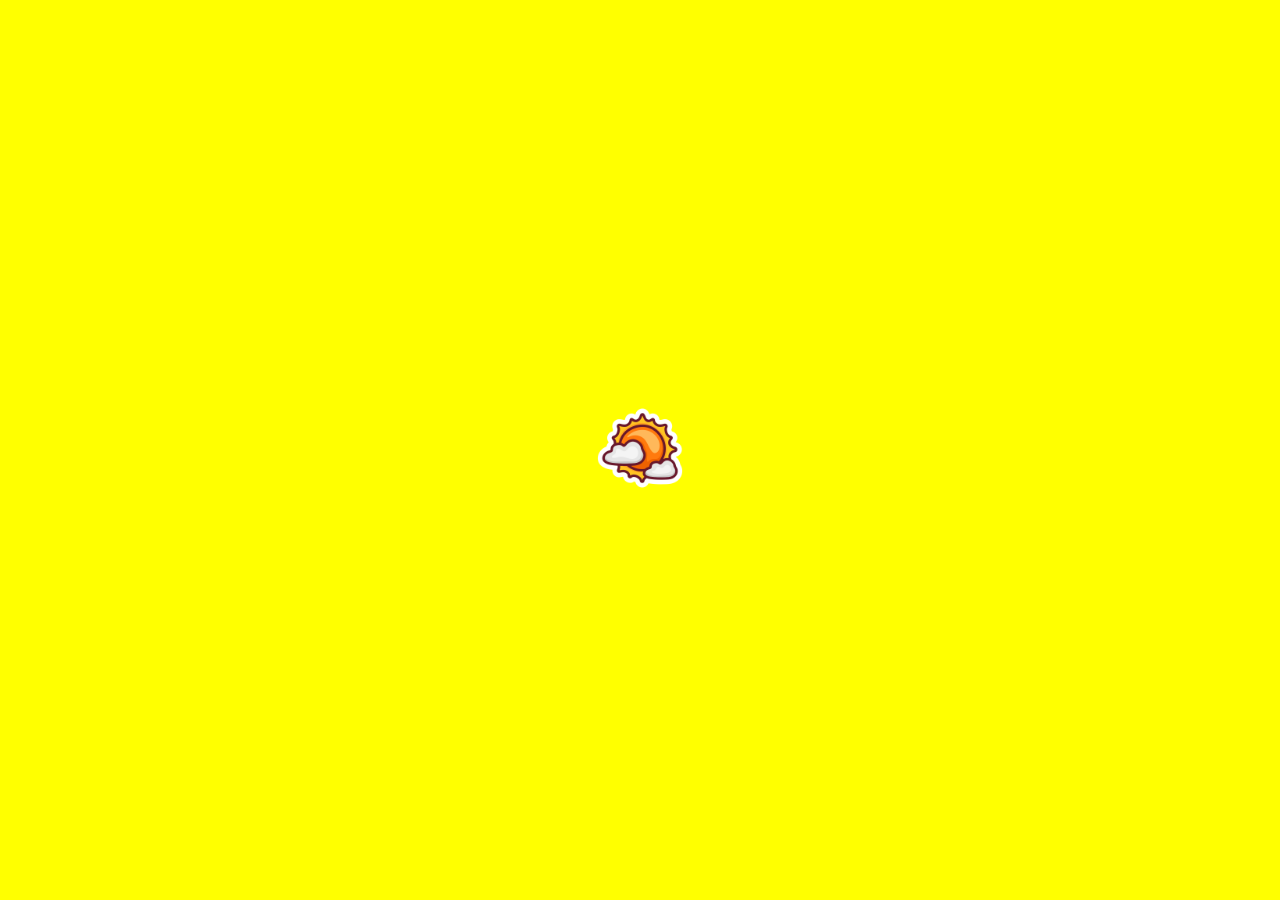
<file: ex.6/index.html>
<!DOCTYPE html>
<html lang="en">
<head>
    <meta charset="UTF-8">
    <meta name="viewport" content="width=device-width, initial-scale=1.0">
    <link rel="stylesheet" href="style.css">
    <title>Loading...</title>
</head>
<body>
    <div class="loading">
        <img src="./clouds-and-sun.png" alt="loading...">
    </div>
</body>
</html>
</file>
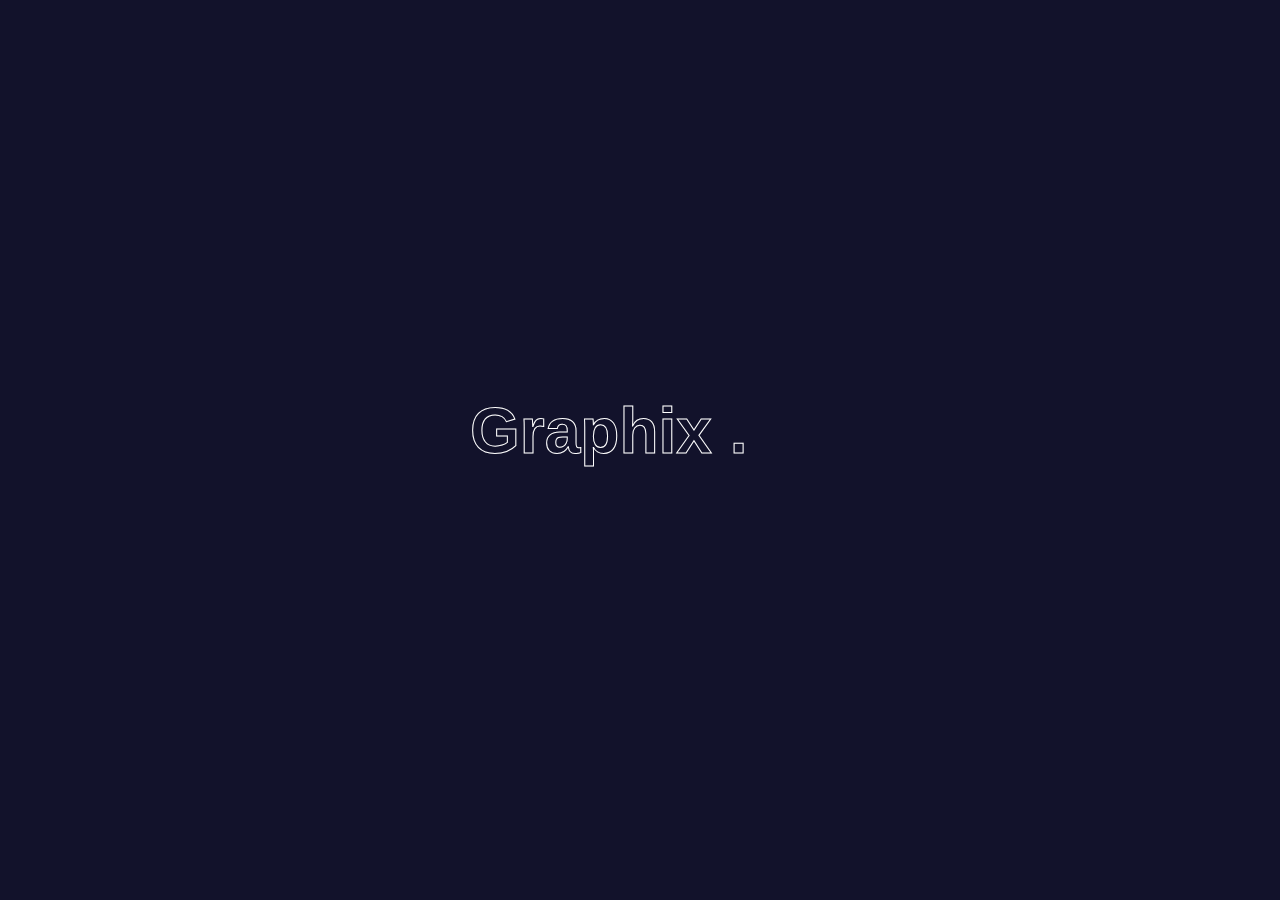
<file: ex.7/index.html>
<!DOCTYPE html>
<html lang="en">
<head>
    <meta charset="UTF-8">
    <meta name="viewport" content="width=device-width, initial-scale=1.0">
    <link rel="stylesheet" href="style.css">
    <title>Document</title>
</head>
<body>
    <!-- <svg height="30" width="200" >
        <text x="5" y="15">I love SVG!</text>
    </svg> -->
    <div>
        <svg>
            <text x="5" y="60">Graphix .</text>
        </svg>
    </div>
</body>
</html>
</file>
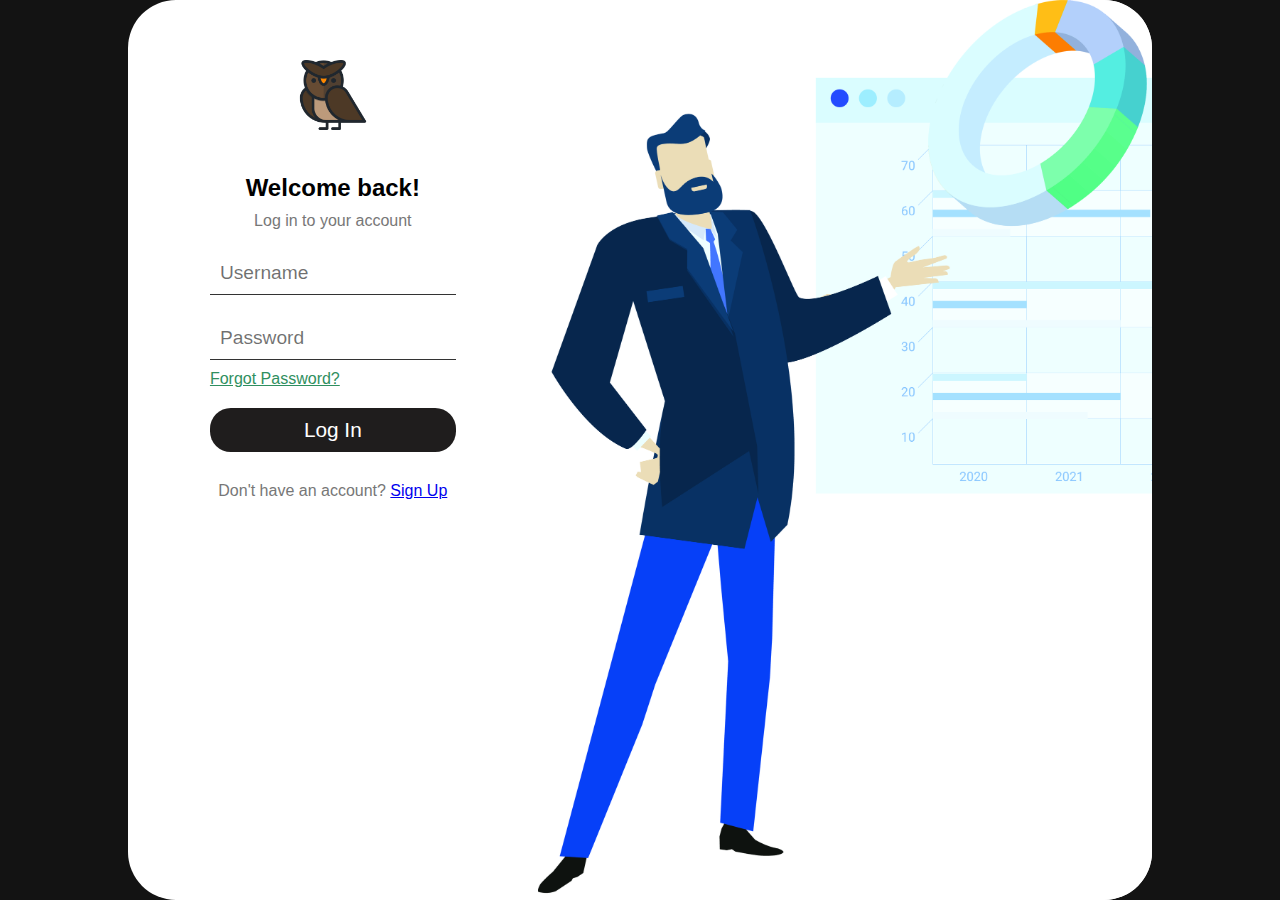
<file: ex.8/index.html>
<!DOCTYPE html>
<html lang="en">
<head>
    <meta charset="UTF-8">
    <meta name="viewport" content="width=device-width, initial-scale=1.0">
    <link rel="stylesheet" href="styles.css">
    <title>Document</title>
</head>
<body>
    <div class="container">
        <section>
            <div class="left">
                <div class="container">
                    
                    <div class="logo">
                        <img src="./images/owl.png" alt="logo">
                    </div>
                    <h2>Welcome back!</h2>
                    <p>Log in to your account</p>
                    <form action="#">
                        <input type="text" placeholder="Username">
                        <input type="text" placeholder="Password">
                        <a href="#">Forgot Password?</a>
            
                        <button onclick="onSubmit()">
                            <div class="text">Log In</div>
                            <div class="loadingBullet">
                                <div></div>
                                <div></div>
                                <div></div>
                            </div>
                        </button>
                    </form>
                    <p>Don't have an account? <a href="#">Sign Up</a></p>
                </div>
            </div>
        
        <div class="right">
            <img src="./images/reshot-illustration-teaching-about-business-VFTSBX6UPH.png" alt="">
        </div>
    </section>
</div>
    

    <script src="main.js"></script>
</body>
</html>
</file>
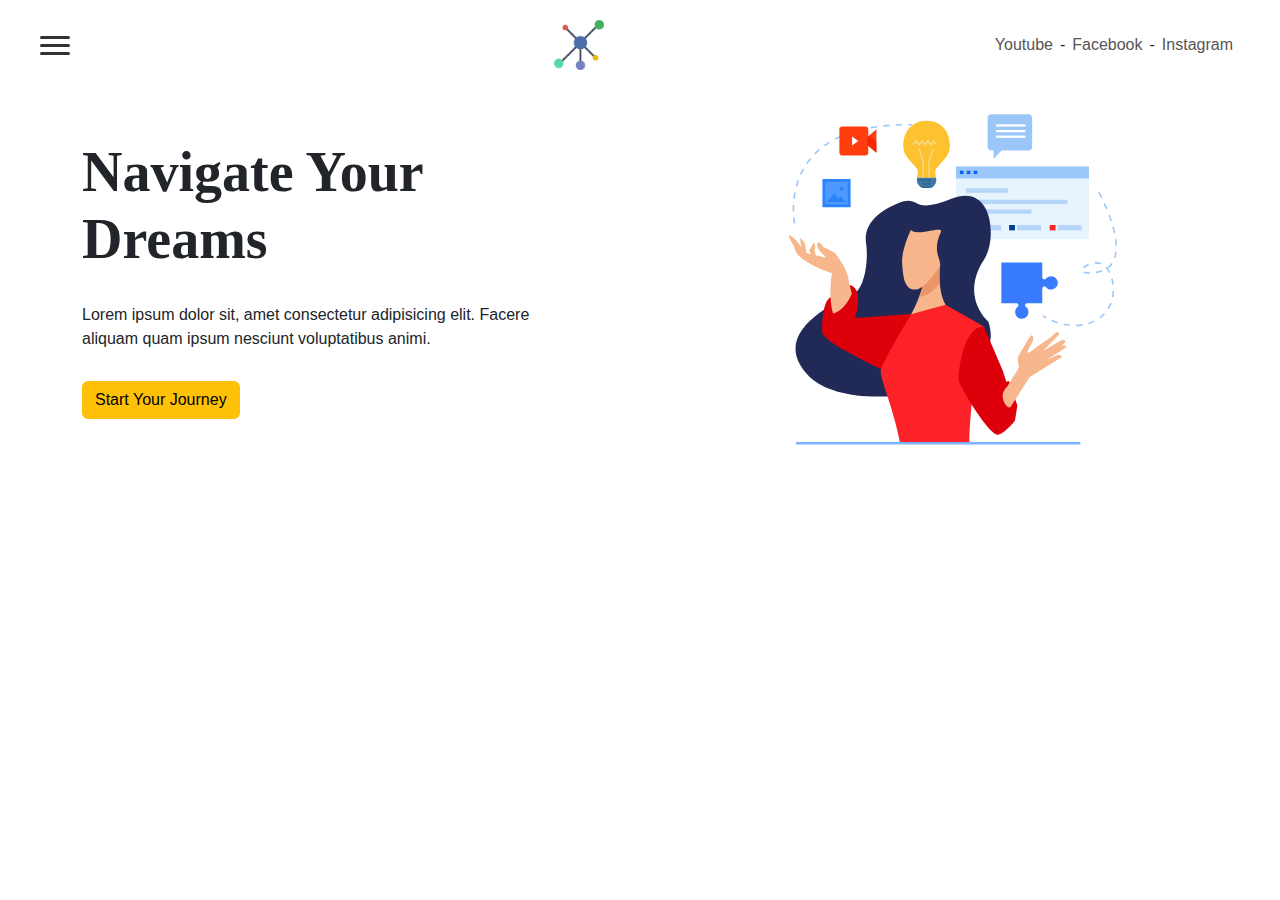
<file: ex.9/index.html>
<!DOCTYPE html>
<html lang="en">
<head>
    <meta charset="UTF-8">
    <meta name="viewport" content="width=device-width, initial-scale=1.0">
    <link rel="stylesheet" href="https://cdn.jsdelivr.net/npm/bootstrap@5.3.3/dist/css/bootstrap.min.css" integrity="sha384-QWTKZyjpPEjISv5WaRU9OFeRpok6YctnYmDr5pNlyT2bRjXh0JMhjY6hW+ALEwIH" crossorigin="anonymous">
    <script src="https://cdn.jsdelivr.net/npm/bootstrap@5.3.3/dist/js/bootstrap.bundle.min.js" integrity="sha384-YvpcrYf0tY3lHB60NNkmXc5s9fDVZLESaAA55NDzOxhy9GkcIdslK1eN7N6jIeHz" crossorigin="anonymous"></script>
    <link rel="stylesheet" href="style.css">
    <title>Document</title>
</head>
<body>
    <header>
        <div type="button" data-bs-toggle="offcanvas" data-bs-target="#staticBackdrop" aria-controls="staticBackdrop" class="icon close" onclick="openIt()">
            <span></span>
            <span></span>
            <span></span>
        </div>
        <div class="logo">
            <img src="./images/network.png" alt="">
        </div>
        <ul>
            <li><a href="#">Youtube</a></li>-
            <li><a href="#">Facebook</a></li>-
            <li><a href="#">Instagram</a></li>
        </ul>
    </header>
    <section>
        <div class="container">

            <div class="content">
                <div class="left">
                    <h1>Navigate Your Dreams</h1>
                    <p>Lorem ipsum dolor sit, amet consectetur adipisicing elit. Facere aliquam quam ipsum nesciunt voluptatibus animi.</p>
                    <button class="btn btn-warning">Start Your Journey</button>
                </div>
                <div class="right">              
                    <svg version="1.2" xmlns="http://www.w3.org/2000/svg" viewBox="0 0 1182 891" width="1182" height="891">
                        <title>reshot-illustration-social-media-manger-J39LMB48N6-ai</title>
                        <style>
                            .s0 { fill: #e7f3fd } 
                            .s1 { fill: #9ac7f7 } 
                            .s2 { fill: none;stroke: #0561fc;stroke-width: 7.9 } 
                            .s3 { fill: none;stroke: #b5d6f9;stroke-miterlimit:10;stroke-width: 10.2 } 
                            .s4 { fill: #0561fc } 
                            .s5 { fill: #b5d6f9 } 
                            .s6 { fill: #003e99 } 
                            .s7 { fill: #fd2227 } 
                            .s8 { fill: #212957 } 
                            .s9 { fill: #dd000b } 
                            .s10 { fill: #f7b68b } 
                            .s11 { fill: #ec9568 } 
                            .s12 { fill: #fec12f } 
                            .s13 { fill: #3d7aa8 } 
                            .s14 { fill: none;stroke: #f4da80;stroke-miterlimit:10;stroke-width: 3.7 } 
                            .s15 { fill: #34688f } 
                            .s16 { fill: #ffffff } 
                            .s17 { fill: #2b83fd } 
                            .s18 { fill: #4e99ff } 
                            .s19 { fill: #387bff } 
                            .s20 { fill: none;stroke: #9ac7f7;stroke-miterlimit:10;stroke-width: 3.7;stroke-dasharray: 14.7649 } 
                            .s21 { fill: #ff3d0d } 
                            .s22 { fill: #f32606 } 
                            .s23 { fill: none;stroke: #7eb3ff;stroke-miterlimit:10;stroke-width: 5.6 } 
                        </style>
                        <g id="Layer 1">
                            <g id="&lt;part7&gt;">
                                <g id="&lt;Group&gt;">
                                    <g id="&lt;Group&gt;">
                                        <path id="&lt;Path&gt;" class="s0" d="m924.8 179.9h-313v171.5h313z"/>
                                        <path id="&lt;Path&gt;" class="s1" d="m924.8 208.5h-313v-28.6h313z"/>
                                        <path id="&lt;Path&gt;" class="s2" d="m621.1 193.9h8.4"/>
                                        <path id="&lt;Path&gt;" class="s2" d="m637.4 193.9h8.3"/>
                                        <path id="&lt;Path&gt;" class="s2" d="m653.6 193.9h8.3"/>
                                    </g>
                                </g>
                                <path id="&lt;Path&gt;" class="s3" d="m635.2 263.3h239.1"/>
                                <path id="&lt;Path&gt;" class="s3" d="m635.2 286.1h154.4"/>
                                <g id="&lt;Group&gt;">
                                    <path id="&lt;Path&gt;" class="s4" d="m648.9 330.4h-13.7v-12.6h13.7z"/>
                                </g>
                                <g id="&lt;Group&gt;">
                                    <path id="&lt;Path&gt;" class="s5" d="m718.5 330.4h-64.8v-12.6h64.8z"/>
                                </g>
                                <g id="&lt;Group&gt;">
                                    <path id="&lt;Path&gt;" class="s6" d="m750.8 330.4h-13.8v-12.6h13.8z"/>
                                </g>
                                <g id="&lt;Group&gt;">
                                    <path id="&lt;Path&gt;" class="s5" d="m812 330.4h-56.4v-12.6h56.4z"/>
                                </g>
                                <g id="&lt;Group&gt;">
                                    <path id="&lt;Path&gt;" class="s7" d="m846.3 330.4h-13.7v-12.6h13.7z"/>
                                </g>
                                <g id="&lt;Group&gt;">
                                    <path id="&lt;Path&gt;" class="s5" d="m907.5 330.4h-56.3v-12.6h56.3z"/>
                                </g>
                                <path id="&lt;Path&gt;" class="s3" d="m635.2 236.5h99.2"/>
                            </g>
                            <path id="&lt;Path&gt;" class="s8" d="m687.9 544.6c0 0-67.5-57.3-10.1-144.8 31.8-48.6 21.6-183.2-76.7-143.6-98.4 39.7-70.1-11.7-125.6 10.3-55.5 22.1-81 56.5-75.2 94.7 5.8 38.2-1.9 110.6-36 123.8-34.1 13.3-198 87.9-98.4 188.6 99.7 100.6 479.3 36.1 422-129z"/>
                            <path id="&lt;Path&gt;" class="s9" d="m595.2 521l-221 15.8c0 0 21.7-64.3-8.5-76.8-11.5-4.7-42.6 25.9-42.6 25.9 0 0-27.7-4.6-26 84.5 0.5 27.2 192.9 111.7 192.9 111.7z"/>
                            <g id="&lt;Group&gt;">
                                <path id="&lt;Path&gt;" class="s10" d="m540.6 412.1c-2.6-40.3 33.4 4.5 33.4 4.5 0 0-6.1 53.4 13.3 89-4.7 3.9-46.2 76.1-80.8 22 23.6-42.5 35.9-89.1 34.1-115.5z"/>
                                <path id="&lt;Path&gt;" class="s11" d="m573.8 454.4c-6.4 10-14.9 18.4-25.6 24.3-7.2 4.1-14.9 6.7-22.8 8 11.1-29.1 16.4-56.6 15.2-74.6-2.6-40.3 33.4 4.5 33.4 4.5 0 0-1.9 16.8-0.2 37.8z"/>
                                <path id="&lt;Path&gt;" class="s10" d="m505.5 329.8c0 0-22.6 49.2-20.4 77.2 2.2 27.9 3.6 63.9 31.6 62.6 22.3-1 42.8-36.1 55.2-51.1 12-14.6-19.5-33.1 4.2-83.4 8.6-18.2-55.3 10.9-70.6-5.3z"/>
                            </g>
                            <g id="&lt;part4&gt;">
                                <path id="&lt;Path&gt;" class="s12" d="m487.8 131c0-32.4 19.6-58.7 54.9-58.7 35.4 0 54.9 26.3 54.9 58.7 0 25.3-17.7 34.1-32.8 55.1-2.9 4.1 0 20.4 0 20.4h-44.2c0 0 3-16.3 0-20.4-15-21-32.8-29.8-32.8-55.1z"/>
                                <path id="&lt;Path&gt;" class="s13" d="m565.6 206.5v6.1c0 10.1-8.2 18.3-18.3 18.3h-9.2c-10.1 0-18.3-8.2-18.3-18.3v-6.1z"/>
                                <path id="&lt;Path&gt;" class="s14" d="m567 129.1l-7-9.1-7 9.1-7.1-9.1-7 9.1-7-9.1-7 9.1-7-9.1-7.1 9.1"/>
                                <path id="&lt;Path&gt;" class="s14" d="m558.9 137.1l-10.2 30.3v38.4"/>
                                <path id="&lt;Path&gt;" class="s14" d="m524.5 137.1l10.2 30.3v38.4"/>
                                <path id="&lt;Path&gt;" class="s15" d="m524.5 214.4h28.6v-4.7h-28.6z"/>
                                <path id="&lt;Path&gt;" class="s15" d="m532.6 223h20.5v-4.7h-20.5z"/>
                                <path id="&lt;Path&gt;" class="s15" d="m558.7 226.8c-3.1 2.6-7.1 4.1-11.4 4.1h-9.2c-4.3 0-8.2-1.5-11.4-4.1z"/>
                            </g>
                            <path id="&lt;Path&gt;" class="s7" d="m643.8 831.4c1-117.3 33.8-274.5 33.8-274.5l-90.3-51.3-80.8 22c0 0-61 99.9-71 130-5.5 16.4 27.8 82.6 45 173.8z"/>
                            <g id="&lt;part3&gt;">
                                <path id="&lt;Path&gt;" class="s1" d="m686.5 134.2c0 4.5 3.7 8.2 8.3 8.2h5.5v19.3l19.3-19.3h63.4c4.5 0 8.2-3.7 8.2-8.2v-68.9c0-4.6-3.7-8.3-8.2-8.3h-88.2c-4.6 0-8.3 3.7-8.3 8.3z"/>
                                <g id="&lt;Group&gt;">
                                    <path id="&lt;Path&gt;" class="s16" d="m706.5 86.1h68.8v-5.3h-68.8z"/>
                                    <path id="&lt;Path&gt;" class="s16" d="m706.5 99.4h68.8v-5.3h-68.8z"/>
                                    <path id="&lt;Path&gt;" class="s16" d="m706.5 112.6h68.8v-5.3h-68.8z"/>
                                </g>
                            </g>
                            <g id="&lt;part6&gt;">
                                <path id="&lt;Path&gt;" class="s17" d="m297.6 275.9h66.3v-66.3h-66.3z"/>
                                <path id="&lt;Path&gt;" class="s18" d="m357.3 269.3v-53.2h-53.2v53.2z"/>
                                <path id="&lt;Path&gt;" class="s17" d="m337.7 232.5c0 2.7 2.1 4.8 4.7 4.8 2.6 0 4.7-2.1 4.7-4.8 0-2.6-2.1-4.7-4.7-4.7-2.6 0-4.7 2.1-4.7 4.7z"/>
                                <g id="&lt;Group&gt;">
                                    <path id="&lt;Path&gt;" class="s17" d="m325 242.4l-8.4 10.7-8.5 10.8h16.9 17l-8.5-10.8z"/>
                                    <path id="&lt;Path&gt;" class="s17" d="m341 248.8l-6 7.5-5.9 7.6h11.9 11.9l-6-7.6z"/>
                                </g>
                            </g>
                            <path id="&lt;part2&gt;" class="s19" d="m815 405.8v36c0 0 2.1 4.3 4.6 4.3 1.5 0 2.8-0.7 3.7-1.8 2.8-3.7 7.4-6.1 12.4-6.1 8.8 0 15.8 7 15.8 15.7 0 8.8-7 15.8-15.8 15.8-5 0-9.6-2.4-12.4-6.1-0.9-1.1-2.2-1.8-3.7-1.8-2.5 0-4.6 4.3-4.6 4.3v35.9h-36.1c-2.4 0.3-4.2 2.3-4.2 4.7 0 1.5 0.7 2.8 1.8 3.6 3.7 2.9 6.1 7.4 6.1 12.5 0 8.7-7 15.8-15.7 15.8-8.8 0-15.8-7.1-15.8-15.8 0-5.1 2.4-9.6 6.1-12.5 1.1-0.8 1.8-2.1 1.8-3.6 0-2.4-1.8-4.4-4.2-4.7h-36.1v-96.2z"/>
                            <g id="&lt;Group&gt;">
                                <path id="&lt;Path&gt;" class="s10" d="m248.6 378.3l-3.8-30c0 0 11.2 7 12.5 17.9 1.2 9.3 2.6 20.7 2.6 20.7z"/>
                                <path id="&lt;Path&gt;" class="s10" d="m273.7 395.3l-7.3-18.3 10.6-17.6c0 0 5.8 1 2.2 17.6-0.8 3.7 8 23.5 8 23.5z"/>
                                <path id="&lt;Path&gt;" class="s10" d="m345.7 437.8c0 0-39.4-7.4-78-29.5-38.7-22.1-32.3-32-38.9-44.1-6.6-12.1-17.5-28-3.7-19.6 13.9 8.3 25.8 32.5 32.8 37.2 7 4.7 20 5.8 32 9 11.9 3.3 20.1 6.9 11.3-1.9-8.8-8.7-11.7-11.6-13.5-15.7-1.8-4-5.1-10.1-0.4-13.6 4.7-3.5 8.4 5.7 11.3 8.6 2.9 2.9 23.3 11.8 27.5 14.6 4.2 2.8 12.4 17.9 18.7 26.8 3.1 4.4 8.7 16.1 12.6 27.7 4.1 11.8 0.3 3.8-11.7 0.5z"/>
                            </g>
                            <path id="&lt;Path&gt;" class="s10" d="m366.6 480.1l-9.1-41.4-36.2-15.3c0 0-11.6 54.9 1.3 102.7 16.1-3.4 33.3-21.1 44-46z"/>
                            <path id="&lt;comp1.2&gt;" class="s20" d="m232.2 314.2c0 0-50.7-238.6 276.5-232.2"/>
                            <g id="&lt;part5&gt;">
                                <path id="&lt;Path&gt;" class="s21" d="m405.5 147.6c0 3.6-2.9 6.4-6.4 6.4h-55.2c-3.5 0-6.4-2.8-6.4-6.4v-55.2c0-3.5 2.9-6.4 6.4-6.4h55.2c3.5 0 6.4 2.9 6.4 6.4z"/>
                                <path id="&lt;Path&gt;" class="s21" d="m403.4 110.8v18.4l21.2 18.4v-55.2z"/>
                                <path id="&lt;Path&gt;" class="s22" d="m403.4 110.8v18.4l21.2 18.4v-25.7l-17-14.8z"/>
                                <path id="&lt;Path&gt;" class="s16" d="m367.3 109.4v21.3l14.8-10.7z"/>
                            </g>
                            <path id="&lt;comp1.1&gt;" class="s20" d="m947.8 240.3c42.3 78.8 54.2 148.7 25.3 175.2-20.2 18.5-62.8 18.2-65.4 10.6-2.7-7.9 26.2-25.3 46.4-16.9 26.1 10.8 44 75.8 8.4 116.1-30.3 34.3-92.6 40.3-145.6 6.3"/>
                            <g id="&lt;Group&gt;">
                                <path id="&lt;Path&gt;" class="s10" d="m767.5 674c0 0-13.9-35.8-9.1-45.4 4.8-9.6 24.7-43.5 24.7-43.5l5.9-8.1c0 0 11.9 2-1.7 24.6-13.6 22.7-1.3 15.6-1.3 15.6l19.6-15.3 25.5-16.8 10.4-9c0 0 5.5-5.6 7.9-5.7 6.9-0.4 4.6 5.4 4.6 5.4l-37.6 38.8 43.9-25.5c0 0 6.1-2.3 8.3 0.5 2.1 2.7 0.4 3.9 0.4 3.9l-43.2 41.4 24-10.4c0 0 6.1-2 8.4 0.6 2.5 2.9 3.2 3.6 3.2 3.6l-87.2 53.9z"/>
                                <path id="&lt;Path&gt;" class="s10" d="m823.5 621.3l31.8-15.9c0 0 6.8-4.4 11.1-4.4 5 0.1 5.2 4.7 5.2 4.7l-45.8 29.2z"/>
                            </g>
                            <path id="&lt;Path&gt;" class="s9" d="m677.6 556.9l44.3 103.5 8.5 26.5 6.3-1.9 19.7 57.7-5.7 35.9c0 0-30.9 38-43.6 32.3-26.2-11.6-86.5-114.6-88.6-127.3-2.1-12.7 8.4-126.7 59.1-126.7z"/>
                            <path id="&lt;Path&gt;" class="s10" d="m740.2 746.2l53.3-83.5-28.3-17.5-32.6 52.7c0 0-17 14.5-8.6 34.2 8.6 20.1 16.2 14.1 16.2 14.1z"/>
                            <path id="&lt;Path&gt;" class="s23" d="m904.7 831.4h-669"/>
                        </g>
                    </svg>
                </div>
            </div>
        </div>
    </section>

      
    <div class="offcanvas offcanvas-start w-100 text-center bg-dark" data-bs-backdrop="static" tabindex="-1" id="staticBackdrop" aria-labelledby="staticBackdropLabel">
        <div class="offcanvas-body">
            <ul>
                <li><a href="#"> Home</a></li>
                <li><a href="#"> Destinations</a></li>
                <li><a href="#"> Tour Packages</a></li>
                <li><a href="#"> Travel Tips</a></li>
                <li><a href="#"> Contact Us</a></li>
            </ul>
        </div>
    </div>


    <script src="main.js"></script>
</body>
</html>
</file>
<file: ex.1/style.css>
@import url('https://fonts.googleapis.com/css2?family=Roboto:ital,wght@0,100;0,300;0,400;0,500;0,700;0,900;1,100;1,300;1,400;1,500;1,700;1,900&display=swap');

*{
    padding: 0;
    margin: 0;
    box-sizing: border-box;
}
.main{
    height: 100vh;
    background-color: #0d1321;
    position: relative;
    color: rgb(239, 231, 231);
    font-family: "Roboto", sans-serif;
}
h4{
    font-size: 1.2rem;
}
p{
    color: #aaa;
}
h5{
    font-size: 1.1rem;
}
.content{
    position: absolute;
    top: 50%;
    left: 50%;
    transform: translate(-50%,-50%);
    -webkit-transform: translate(-50%,-50%);
    -moz-transform: translate(-50%,-50%);
    -ms-transform: translate(-50%,-50%);
    -o-transform: translate(-50%,-50%);

    display: flex;
    justify-content: space-between;
    width: 70%;
}
.content *{
    margin-block: 10px;
}
.content > div{
    width: 48%;
}
.content iframe{
    width: 100%;
    object-fit: cover;
    border-radius: 1rem;
    -webkit-border-radius: 1rem;
    -moz-border-radius: 1rem;
    -ms-border-radius: 1rem;
    -o-border-radius: 1rem;
    border: 1px solid rgb(35, 42, 92)
}

.inner-content{
    display: flex;
    justify-content: space-between;
}
.inner-content > div{
    width: 45%;
}
i{
    color: blueviolet;
    font-size: 2rem;
}
</file>
<file: ex.10/style.css>
.content{
    display: flex;
    justify-content: space-evenly;
}

div.card{
    background-repeat: no-repeat ;
    background-size: cover;
    width: 45px;
    height: 300px;
    background-position: 5%;
}
.card:nth-child(1){
    background-image: url(./images/1000_F_224157986_9uCn6eB0w3fBTkee91LEZh1awXYRrJ7q.jpg);
    animation: walking 1s steps(12) infinite;
    -webkit-animation: walking 1s steps(12) infinite;
}
.card:nth-child(2){
    background-image: url(./images/1000_F_224153419_3bZMKrsIczMNOq34bpF1WCWoFEDxGIzA.jpg);
    background-position: 8%;
    width: 45px;
    animation: walking 1s steps(10) infinite;
    -webkit-animation: walking 1s steps(10) infinite;
}
.card:nth-child(3){
    background-image: url(./images/1000_F_224153437_qeOEJeqy3LzJ7maQ9l4bKANAkjb2ogyU.jpg);
    animation: walking 1s steps(10) infinite;
    -webkit-animation: walking 1s steps(10) infinite;
    width: 60px;
}
.card:nth-child(4){
    background-image: url(./images/1000_F_224157995_GPAm18dnxSygC3UJXEi6J6ViJEZAFwqM.jpg);
    animation: walking 1s steps(9) infinite;
    -webkit-animation: walking 1s steps(9) infinite;
    width: 65px;
    background-position: 8%;
}

@keyframes walking {
    100%{
        background-position: 95%;
    }
}
</file>
<file: ex.4/style.css>
@import url('https://fonts.googleapis.com/css2?family=Roboto:ital,wght@0,100;0,300;0,400;0,500;0,700;0,900;1,100;1,300;1,400;1,500;1,700;1,900&display=swap');
*{
    padding: 0;
    margin: 0;
    box-sizing: border-box;
}
body{
    font-family: "Roboto", sans-serif;
    color: white;
}
.container{
    width: 80%;
    margin: auto;
    display: flex;
    justify-content: space-between;
    flex-wrap: wrap;
    margin-block: 50px;
}
.container figure{
    position: relative;
    width: 24%;
    height: 400px;
    overflow: hidden;
    margin-bottom: 20px;
}
figure img{
    position: absolute;
    height: 100%;
    width: 100%;
    top:0;
    left: 0;
    transform: scale(1.3);
    -webkit-transform: scale(1.3);
    -moz-transform: scale(1.3);
    -ms-transform: scale(1.3);
    -o-transform: scale(1.3);
    transition: .3s ease-in-out;
    -webkit-transition: .3s ease-in-out;
    -moz-transition: .3s ease-in-out;
    -ms-transition: .3s ease-in-out;
    -o-transition: .3s ease-in-out;
}
figure:hover img{
    transform: scale(1);
    -webkit-transform: scale(1);
    -moz-transform: scale(1);
    -ms-transform: scale(1);
    -o-transform: scale(1);
}
figcaption{
    position: relative;
    width: 100%;
    height: 100%;
    z-index: 2;
    background-image: linear-gradient(to top, black, transparent);
    opacity: 0;
    visibility: visible;
    transition: .5s;
    -webkit-transition: .5s;
    -moz-transition: .5s;
    -ms-transition: .5s;
    -o-transition: .5s;
}
figure:hover figcaption{
    opacity: 1;
    visibility: visible;
} 
.content{
    position: absolute;
    bottom: 0;
    padding: 20px;
}
.content h2,
.content span{
    font-family:'Lucida Sans', 'Lucida Sans Regular', 'Lucida Grande', 'Lucida Sans Unicode', Geneva, Verdana, sans-serif;
    margin-block: 10px;
    display: inline-block;
}
.content svg{
    background-color: orange;
    width: 40px;
    height: 40px;
    padding: 10px;
    border-radius: 50%;
    -webkit-border-radius: 50%;
    -moz-border-radius: 50%;
    -ms-border-radius: 50%;
    -o-border-radius: 50%;
    cursor: pointer;
    transition: .5s;
    -webkit-transition: .5s;
    -moz-transition: .5s;
    -ms-transition: .5s;
    -o-transition: .5s;
    transition-delay: .5s;
    transform: translateX(-3rem) rotate(-180deg);
    -webkit-transform: translateX(-3rem) rotate(-180deg);
    -moz-transform: translateX(-3rem) rotate(-180deg);
    -ms-transform: translateX(-3rem) rotate(-180deg);
    -o-transform: translateX(-3rem) rotate(-180deg);
}
figure:hover svg{
    transform: translateX(0) rotate(0);
    -webkit-transform: translateX(0) rotate(0);
    -moz-transform: translateX(0) rotate(0);
    -ms-transform: translateX(0) rotate(0);
    -o-transform: translateX(0) rotate(0);
}
.content .head{
    transform: translateY(-6rem);
    -webkit-transform: translateY(-6rem);
    -moz-transform: translateY(-6rem);
    -ms-transform: translateY(-6rem);
    -o-transform: translateY(-6rem);
    transition: .5s;
    -webkit-transition: .5s;
    -moz-transition: .5s;
    -ms-transition: .5s;
    -o-transition: .5s;
}
.content .foot{
    display: flex;
    justify-content: space-between;
}
.content .foot h4{
    margin-block: 10px;
}
.content .foot{
    transform: translateY(6rem);
    -webkit-transform: translateY(6rem);
    -moz-transform: translateY(6rem);
    -ms-transform: translateY(6rem);
    -o-transform: translateY(6rem);
    transition: .5s;
    -webkit-transition: .5s;
    -moz-transition: .5s;
    -ms-transition: .5s;
    -o-transition: .5s;
}
figure:hover .foot,
figure:hover .head{
    transform: translateY(0);
    -webkit-transform: translateY(0);
    -moz-transform: translateY(0);
    -ms-transform: translateY(0);
    -o-transform: translateY(0);
}
</file>
<file: ex.5/style.css>
@import url('https://fonts.googleapis.com/css2?family=Roboto:ital,wght@0,100;0,300;0,400;0,500;0,700;0,900;1,100;1,300;1,400;1,500;1,700;1,900&display=swap');
*{
    padding: 0;
    margin: 0;
    box-sizing: border-box;
}
body{
    font-family: "Roboto", sans-serif;
    color: white;
}
.container{
    width: 80%;
    margin: auto;
}
section{
    height: 100vh;
    background-image: linear-gradient(to bottom, rgb(29, 29, 32) 60%, white 60%);
}
.navbar{
    display: flex;
    justify-content: space-between;
    align-items: center;
    padding-block: 20px;
}
.navbar .logo{
    color: #eee;
}
.logo{
    font-weight: lighter;
}
.navbar .logo span{
    font-weight: bold;
}
ul{
    list-style: none;
    display: flex;
}
a{
    text-decoration: none;
    color: white;
}
ul li{
    margin-inline:20px ;
    position: relative;
}
.navbar ul li::after{
    content: "";
    position: absolute;
    bottom:0;
    left: 0;
    width: 0%;
    height: 1px;
    background-color: white;
    transition: .5s ease-in-out;
    -webkit-transition: .5s ease-in-out;
    -moz-transition: .5s ease-in-out;
    -ms-transition: .5s ease-in-out;
    -o-transition: .5s ease-in-out;
}
ul li:hover::after{
    width: 100%;
}
.content{
    text-align: center;
    padding-block: 70px;
}
.content p{
    color: #aaa;
}
.weather > ul{
    display: flex;
    justify-content: center;
}
.weather .w-content{
    height: 300px;
    width: 13%;
    margin-inline: 10px;
    border-radius: 1rem;
    -webkit-border-radius: 1rem;
    -moz-border-radius: 1rem;
    -ms-border-radius: 1rem;
    -o-border-radius: 1rem;
    background-repeat: no-repeat;
    background-size: cover;
    background-position: center;
    display: flex;
    flex-direction: column;
    justify-content: space-between;
    padding: 20px 30px;

    transition: 1s;
    -webkit-transition: 1s;
    -moz-transition: 1s;
    -ms-transition: 1s;
    -o-transition: 1s;

    cursor: pointer;
    overflow: hidden;

}
.weather .w-content .head,
.weather .w-content .foot{
    transform: translateY(0);
    -webkit-transform: translateY(0);
    -moz-transform: translateY(0);
    -ms-transform: translateY(0);
    -o-transform: translateY(0);
    transition: .5s;
    -webkit-transition: .5s;
    -moz-transition: .5s;
    -ms-transition: .5s;
    -o-transition: .5s;
}
.weather .w-content:hover:not(.active) .head{
    transform: translateY(1rem);
    -webkit-transform: translateY(1rem);
    -moz-transform: translateY(1rem);
    -ms-transform: translateY(1rem);
    -o-transform: translateY(1rem);
}
.weather .w-content:hover:not(.active) .foot{
    transform: translateY(-1rem);
    -webkit-transform: translateY(-1rem);
    -moz-transform: translateY(-1rem);
    -ms-transform: translateY(-1rem);
    -o-transform: translateY(-1rem);
}
.weather .w-content div .head *{
    display: block;
}

.weather .w-content div  p{
    margin-block: 2px;
    color:#ccc;
}
.w-content .foot span{
    color: #aaa;
}
.weather .w-content:first-child{
    background-image: url(./images/abid-shah--W3KMHrx7ck-unsplash.jpg);
}
.weather .w-content:nth-child(2){
    background-image: url(./images/abid-shah-GSgGDBJKPiA-unsplash.jpg);
}
.weather .w-content:nth-child(3){
    background-image: url(./images/abid-shah-sff8Ow-YiWY-unsplas.jpg);
}
.weather .w-content:nth-child(4){
    background-image: url(./images/farhat-altaf-8Kooarp0aWY-unsplash.jpg);
}
.weather .w-content:last-child{
    background-image: url(./images/farhat-altaf-uUgTPZSEgm0-unsplash.jpg);
}

.weather .w-content.active{
    flex-grow: 1;
}
.active-content,
.active-div{
    display: none;
}
.active .active-content{
    display: block;
}
.active .active-content ul{
    display: flex;
    justify-content: space-between;
    flex-direction: row !important;
}
.active .active-content ul li{
    padding: 1rem;

    border-radius: 1rem;
    -webkit-border-radius: 1rem;
    -moz-border-radius: 1rem;
    -ms-border-radius: 1rem;
    -o-border-radius: 1rem;
    
    backdrop-filter: blur(10px) ;
}
.active .active-div{
    display: block;
    color: #eee;
    font-weight: bold;
    font-size: 1.3rem;
}
.active .active-content ul svg{
    width: 20px;
    height: 20px;
    color: #ccc;
}
.active .active-content ul li{
    width: fit-content;
}
</file>
<file: ex.6/style.css>
*{
    padding: 0;
    margin: 0;
    box-sizing: border-box;
}
body{
    height: 100vh;
    position: relative;
    background-color: yellow;
}
.loading{
    position: absolute;
    top: 50%;
    left: 50%;
    transform: translate(-50%, -50%);
}
.loading img{
    width: 100px;
    animation: loading 3s ease-in-out 1s infinite alternate ;
    -webkit-animation: loading 3s ease-in-out 1s infinite alternate ;
}

@keyframes loading {
    from{
        transform: scale(1);
        -webkit-transform: scale(1);
        -moz-transform: scale(1);
        -ms-transform: scale(1);
        -o-transform: scale(1);
    }
    to{
        transform: scale(1.2);
        -webkit-transform: scale(1.2);
        -moz-transform: scale(1.2);
        -ms-transform: scale(1.2);
        -o-transform: scale(1.2);
    }
}
</file>
<file: ex.7/style.css>
*{
    padding: 0;
    margin: 0;
    box-sizing: border-box;
}
body{
    background-color: rgb(18, 18, 43);
    font-family:'Segoe UI', Tahoma, Geneva, Verdana, sans-serif;
}
div{
    position: absolute;
    top: 50%;
    left: 50%;
    transform: translate(-50%, -50%);
}
svg{
    height: 110px;
    width: 350px;
}
svg text{
    font-size: 4rem;
    font-weight: bold;
    animation: loading 5s ease-in-out infinite alternate;
    -webkit-animation: loading 5s ease-in-out infinite alternate;
    fill: transparent;
    stroke: white;
}

@keyframes loading{
    0% {
        stroke-dashoffset: 0;
        stroke-dasharray: 0 30%;
    }
    40% {
        stroke-dashoffset: 60%;
    }
    80% {
        stroke-dashoffset: -10%;
        fill: transparent;
        stroke-dasharray: 30% 0;
        stroke-width: 1;
    }
    100% {
        stroke-width: 0;
        stroke-dasharray: 0;
        fill: white;
    }
}
</file>
<file: ex.8/styles.css>
*{
    padding: 0;
    margin: 0;
    box-sizing: border-box;
}
body{
    font-family:Arial, Helvetica, sans-serif;
    background-color: rgb(19, 19, 19);
}
.container{
    width: 80%;
    margin: auto;
}
section{
    display: flex;
    justify-content: space-between;
    height: 100vh;
    border-radius: 3rem;
    -webkit-border-radius: 3rem;
    -moz-border-radius: 3rem;
    -ms-border-radius: 3rem;
    -o-border-radius: 3rem;

    overflow: hidden;
    background-color: white;
}
section .left{
    width: 40%;
    text-align: center;
}
section .right{
    width: 60%;
    overflow: hidden;
}
.right img{
    height: 100%;
}
.left .logo{
    margin: 60px 0 40px;
}
.left .logo img{
    width: 70px;
}
.left p{
    color: #777;
    margin-block: 10px;
}
form {
    display: flex;
    flex-direction: column;
}
form input{
    padding: 10px;
    margin-block: 10px;
    border: none;
    border-bottom: 1px solid #333;
    font-size: 1.3rem;
}
form input::placeholder{
    font-size: 1.2rem;
    color: rgba(0, 0, 0, 0.566);
}
input:focus{
    outline: none;
}
.left .container{
    width: 60%;
}
.left form a{
    color:rgb(47, 143, 96);
    text-align: start;
    margin-bottom: 10px;
}
button{
    padding: 10px 20px;
    border: none;
    background-color: rgb(31, 29, 29);
    color: white;
    font-size: 1.3rem;
    cursor: pointer;
    border-radius: 1.3rem;
    -webkit-border-radius: 1.3rem;
    -moz-border-radius: 1.3rem;
    -ms-border-radius: 1.3rem;
    -o-border-radius: 1.3rem;
    margin-block: 10px;

    display: flex;
    justify-content: center;
    align-items: center;
}
.left p:last-of-type{
    margin-top: 20px;
}
button.loading .text{
    display: none;
}
button.loading .loadingBullet{
    display: flex;
}
button.success .loadingBullet{
    display: none;
}
button .loadingBullet{
    display: none;
}
button.success{
    background-color: rgb(47, 143, 96);
    pointer-events: none;
}
.loadingBullet div{
    width: 12px;
    height: 12px;
    background-color: white;
    border-radius: 50%;
    -webkit-border-radius: 50%;
    -moz-border-radius: 50%;
    -ms-border-radius: 50%;
    -o-border-radius: 50%;
    margin-inline: 3px;
    animation: bullet 2s infinite ease-in-out;
    -webkit-animation: bullet 2s infinite ease-in-out;
    opacity: 0;
}

.loadingBullet div:nth-of-type(2){
    animation-delay: .1s;
}
.loadingBullet div:nth-of-type(3){
    animation-delay: .2s;
}

@keyframes bullet {
    0%,80%,100%{
        opacity: 0;
    }
    40%{
        opacity: 1;
    }
}
</file>
<file: ex.9/style.css>
*{
    padding: 0;
    margin: 0;
    box-sizing: border-box;
}

body {
    font-family: Arial, sans-serif;
    background-color: white;
    height: 100vh;
}
header ul{
    list-style: none;
    display: flex;
    padding: 0 !important;
    margin: 0;
}
header ul li{
    margin-inline: 7px;
}
a{
    text-decoration: none;
}
header li a{
    color: #555;
}
li a:hover{
    text-decoration: underline;
}
header{
    display: flex;
    justify-content: space-between;
    align-items: center;
    padding: 20px 40px;
}
.logo{
    width: 50px;
}
.logo img{
    width: 100%;
    transform: translateX(50px);
    -webkit-transform: translateX(50px);
    -moz-transform: translateX(50px);
    -ms-transform: translateX(50px);
    -o-transform: translateX(50px);
}
.icon{
    display: flex;
    flex-direction: column;
    justify-content: center;
    align-items: center;
    gap: 5px;
    z-index: 9999;
}
.icon span{
    width: 30px;
    height: 3px;
    background-color: #333;
    border-radius: 2px;
    -webkit-border-radius: 2px;
    -moz-border-radius: 2px;
    -ms-border-radius: 2px;
    -o-border-radius: 2px;
    transition: transform .5s, background-color .5s;
    -webkit-transition: transform .5s, background-color .5s;
    -moz-transition: transform .5s, background-color .5s;
    -ms-transition: transform .5s, background-color .5s;
    -o-transition: transform .5s, background-color .5s;
}
.offcanvas ul{
    list-style: none;
    display: flex;
    flex-direction: column;
}
.offcanvas ul li{
    margin-block: 20px;
    font-size: 2rem;
}
.offcanvas a{
    color:#f8f9fa
}
.icon.open span{
    background-color: #f8f9fa;
}
.icon.open span:nth-child(1){
    transform: translateY(8px) rotate(45deg);
    -webkit-transform: translateY(8px) rotate(45deg);
    -moz-transform: translateY(8px) rotate(45deg);
    -ms-transform: translateY(8px) rotate(45deg);
    -o-transform: translateY(8px) rotate(45deg);
}
.icon.open span:nth-child(2){
    opacity: 0;
}
.icon.open span:nth-child(3){
    transform: translateY(-8px) rotate(-45deg);
    -webkit-transform: translateY(-8px) rotate(-45deg);
    -moz-transform: translateY(-8px) rotate(-45deg);
    -ms-transform: translateY(-8px) rotate(-45deg);
    -o-transform: translateY(-8px) rotate(-45deg);
}
.content{
    display: flex;
    justify-content: space-between;
    align-items: center;
}
.content .left,
.content .right{
    width: 45%;
}
.content .right svg{
    width: 100%;
    height: 100%;
}
.content .left h1{
    font-size: 3.5rem;
    font-weight: bolder;
    font-family:'Times New Roman', Times, serif ;
}
.content .left p{
    margin-block: 30px;
}
[id*="part"]{
    animation: scaleUp 1s ease-in-out .5s infinite alternate;
    -webkit-animation: scaleUp 1s ease-in-out .5s infinite alternate;
    transform-origin: center;
}

[id*="part2"]{
    animation-delay: -1.5s;
}
[id*="part3"]{
    animation-delay: -1.5s;
}
[id*="part4"]{
    animation-delay: -.5s;
}
[id*="part5"]{
    animation-delay: -1.5s;
}
[id*="part6"]{
    animation-delay: -.5s;
}
[id*="part7"]{
    animation-delay: -.5s;
}


@keyframes scaleUp {
    100%{
        transform: scale(1.1);
        -webkit-transform: scale(1.1);
        -moz-transform: scale(1.1);
        -ms-transform: scale(1.1);
        -o-transform: scale(1.1);
    }
}

[id*="comp"]{
    stroke-dashoffset: 0%;
    animation: follow 3s linear .5s infinite forwards;
    -webkit-animation: follow 3s linear .5s infinite forwards;
}

@keyframes follow {
    100%{
        stroke-dashoffset: 20%;
    }
}
</file>
